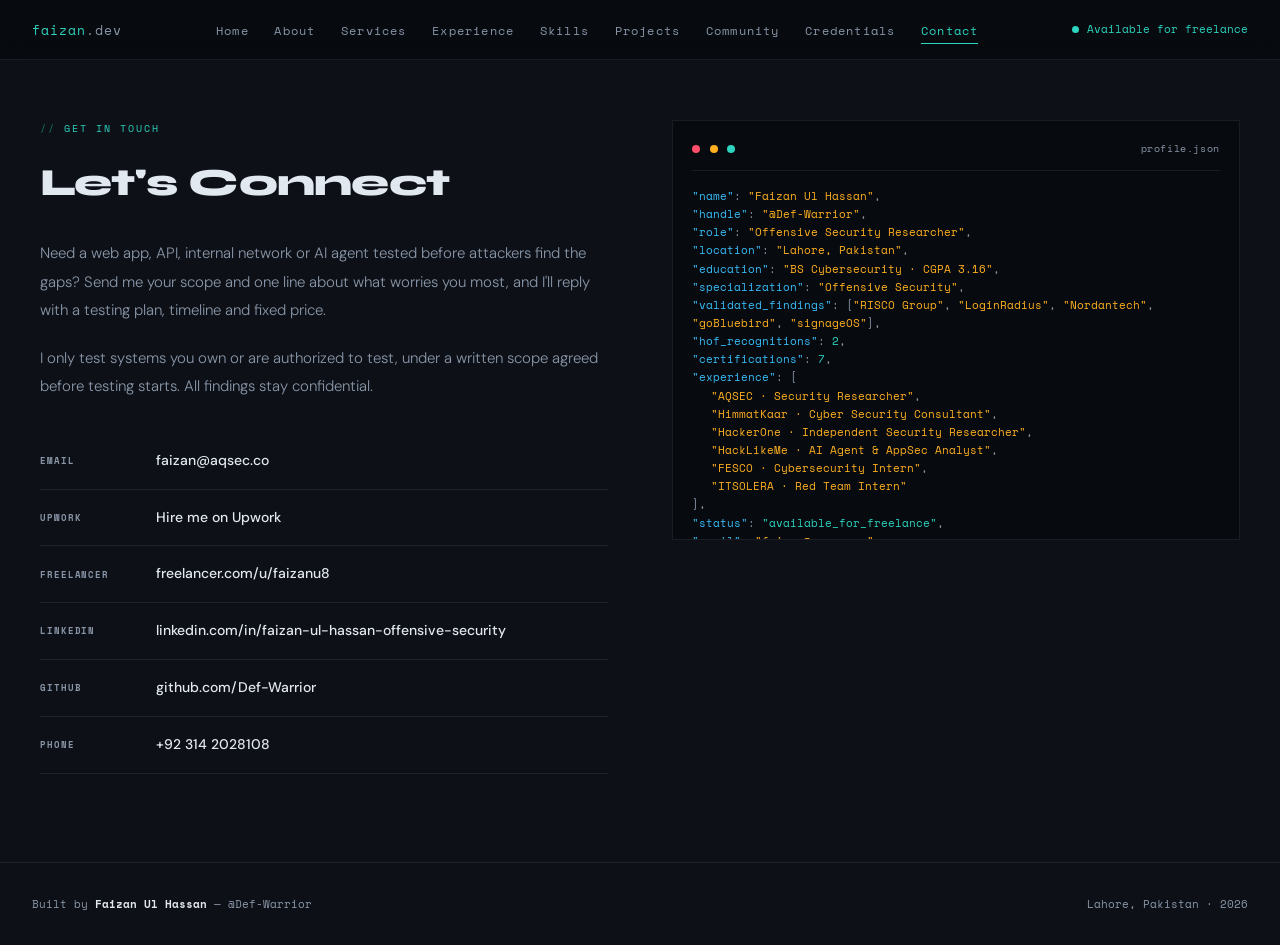
<file: contact.html>
<!DOCTYPE html>
<html lang="en">
<head>
<meta charset="UTF-8">
<meta name="viewport" content="width=device-width, initial-scale=1.0">
<title>Contact | Faizan Ul Hassan — Offensive Security Researcher</title>
<meta name="description" content="Contact Faizan Ul Hassan for web app, API, internal network or AI agent penetration testing and security consulting.">
<link rel="preconnect" href="https://fonts.googleapis.com">
<link href="https://fonts.googleapis.com/css2?family=Space+Mono:ital,wght@0,400;0,700;1,400&family=Syne:wght@400;600;700;800&family=DM+Sans:ital,opsz,wght@0,9..40,300;0,9..40,400;0,9..40,500;1,9..40,300&display=swap" rel="stylesheet">
<link rel="stylesheet" href="styles.css">
</head>
<body>

<!-- MOBILE MENU -->
<div class="mobile-menu" id="mobileMenu">
  <a href="index.html" onclick="closeMenu()">Home</a>
  <a href="about.html" onclick="closeMenu()">About</a>
  <a href="services.html" onclick="closeMenu()">Services</a>
  <a href="experience.html" onclick="closeMenu()">Experience</a>
  <a href="skills.html" onclick="closeMenu()">Skills</a>
  <a href="projects.html" onclick="closeMenu()">Projects</a>
  <a href="community.html" onclick="closeMenu()">Community</a>
  <a href="credentials.html" onclick="closeMenu()">Credentials</a>
  <a href="contact.html" onclick="closeMenu()" class="active">Contact</a>
  <span class="m-close">// tap anywhere to close</span>
</div>

<!-- NAV -->
<nav>
  <a href="index.html" class="nav-logo">faizan<span>.dev</span></a>
  <ul class="nav-links">
    <li><a href="index.html">Home</a></li>
    <li><a href="about.html">About</a></li>
    <li><a href="services.html">Services</a></li>
    <li><a href="experience.html">Experience</a></li>
    <li><a href="skills.html">Skills</a></li>
    <li><a href="projects.html">Projects</a></li>
    <li><a href="community.html">Community</a></li>
    <li><a href="credentials.html">Credentials</a></li>
    <li><a href="contact.html" class="active">Contact</a></li>
  </ul>
  <div class="nav-right">
    <div class="nav-status"><div class="pulse"></div> Available for freelance</div>
    <button class="hamburger" id="hamburger" aria-label="Menu">
      <span></span><span></span><span></span>
    </button>
  </div>
</nav>

<!-- CONTACT -->
<section id="contact" class="lead-section">
  <div class="section-inner">
    <div class="contact-grid">
      <div class="contact-intro reveal">
        <div class="section-tag">get in touch</div>
        <h2 class="section-title">Let's Connect</h2>
        <p>Need a web app, API, internal network or AI agent tested before attackers find the gaps? Send me your scope and one line about what worries you most, and I'll reply with a testing plan, timeline and fixed price.</p>
        <p>I only test systems you own or are authorized to test, under a written scope agreed before testing starts. All findings stay confidential.</p>
        <div class="contact-links">
          <a href="mailto:faizan@aqsec.co" class="contact-link">
            <span class="cl-label">Email</span>
            <span class="cl-val">faizan@aqsec.co</span>
            <span class="cl-arrow">→</span>
          </a>
          <a href="https://www.upwork.com/freelancers/~010355a526faf8e342" target="_blank" rel="noopener" class="contact-link">
            <span class="cl-label">Upwork</span>
            <span class="cl-val">Hire me on Upwork</span>
            <span class="cl-arrow">→</span>
          </a>
          <a href="https://www.freelancer.com/u/faizanu8" target="_blank" rel="noopener" class="contact-link">
            <span class="cl-label">Freelancer</span>
            <span class="cl-val">freelancer.com/u/faizanu8</span>
            <span class="cl-arrow">→</span>
          </a>
          <a href="https://www.linkedin.com/in/faizan-ul-hassan-offensive-security" target="_blank" rel="noopener" class="contact-link">
            <span class="cl-label">LinkedIn</span>
            <span class="cl-val">linkedin.com/in/faizan-ul-hassan-offensive-security</span>
            <span class="cl-arrow">→</span>
          </a>
          <a href="https://github.com/Def-Warrior" target="_blank" rel="noopener" class="contact-link">
            <span class="cl-label">GitHub</span>
            <span class="cl-val">github.com/Def-Warrior</span>
            <span class="cl-arrow">→</span>
          </a>
          <a href="tel:+923142028108" class="contact-link">
            <span class="cl-label">Phone</span>
            <span class="cl-val">+92 314 2028108</span>
            <span class="cl-arrow">→</span>
          </a>
        </div>
      </div>
      <div class="reveal">
        <div class="terminal-block">
          <div class="terminal-header">
            <div class="t-dot red"></div>
            <div class="t-dot amber"></div>
            <div class="t-dot accent"></div>
            <span class="terminal-title">profile.json</span>
          </div>
          <div class="t-line"><span class="t-key">"name"</span>: <span class="t-val">"Faizan Ul Hassan"</span>,</div>
          <div class="t-line"><span class="t-key">"handle"</span>: <span class="t-val">"@Def-Warrior"</span>,</div>
          <div class="t-line"><span class="t-key">"role"</span>: <span class="t-val">"Offensive Security Researcher"</span>,</div>
          <div class="t-line"><span class="t-key">"location"</span>: <span class="t-val">"Lahore, Pakistan"</span>,</div>
          <div class="t-line"><span class="t-key">"education"</span>: <span class="t-val">"BS Cybersecurity · CGPA 3.16"</span>,</div>
          <div class="t-line"><span class="t-key">"specialization"</span>: <span class="t-val">"Offensive Security"</span>,</div>
          <div class="t-line"><span class="t-key">"validated_findings"</span>: [<span class="t-val">"RISCO Group"</span>, <span class="t-val">"LoginRadius"</span>, <span class="t-val">"Nordantech"</span>, <span class="t-val">"goBluebird"</span>, <span class="t-val">"signageOS"</span>],</div>
          <div class="t-line"><span class="t-key">"hof_recognitions"</span>: <span class="t-accent">2</span>,</div>
          <div class="t-line"><span class="t-key">"certifications"</span>: <span class="t-accent">7</span>,</div>
          <div class="t-line"><span class="t-key">"experience"</span>: [</div>
          <div class="t-line" style="padding-left:1.2rem"><span class="t-val">"AQSEC · Security Researcher"</span>,</div>
          <div class="t-line" style="padding-left:1.2rem"><span class="t-val">"HimmatKaar · Cyber Security Consultant"</span>,</div>
          <div class="t-line" style="padding-left:1.2rem"><span class="t-val">"HackerOne · Independent Security Researcher"</span>,</div>
          <div class="t-line" style="padding-left:1.2rem"><span class="t-val">"HackLikeMe · AI Agent &amp; AppSec Analyst"</span>,</div>
          <div class="t-line" style="padding-left:1.2rem"><span class="t-val">"FESCO · Cybersecurity Intern"</span>,</div>
          <div class="t-line" style="padding-left:1.2rem"><span class="t-val">"ITSOLERA · Red Team Intern"</span></div>
          <div class="t-line">],</div>
          <div class="t-line"><span class="t-key">"status"</span>: <span class="t-accent">"available_for_freelance"</span>,</div>
          <div class="t-line"><span class="t-key">"email"</span>: <span class="t-val">"faizan@aqsec.co"</span></div>
        </div>
      </div>
    </div>
  </div>
</section>

<!-- FOOTER -->
<footer>
  <div class="footer-left">Built by <span>Faizan Ul Hassan</span> — @Def-Warrior</div>
  <div class="footer-right">Lahore, Pakistan · 2026</div>
</footer>

<script src="script.js"></script>
</body>
</html>
</file>
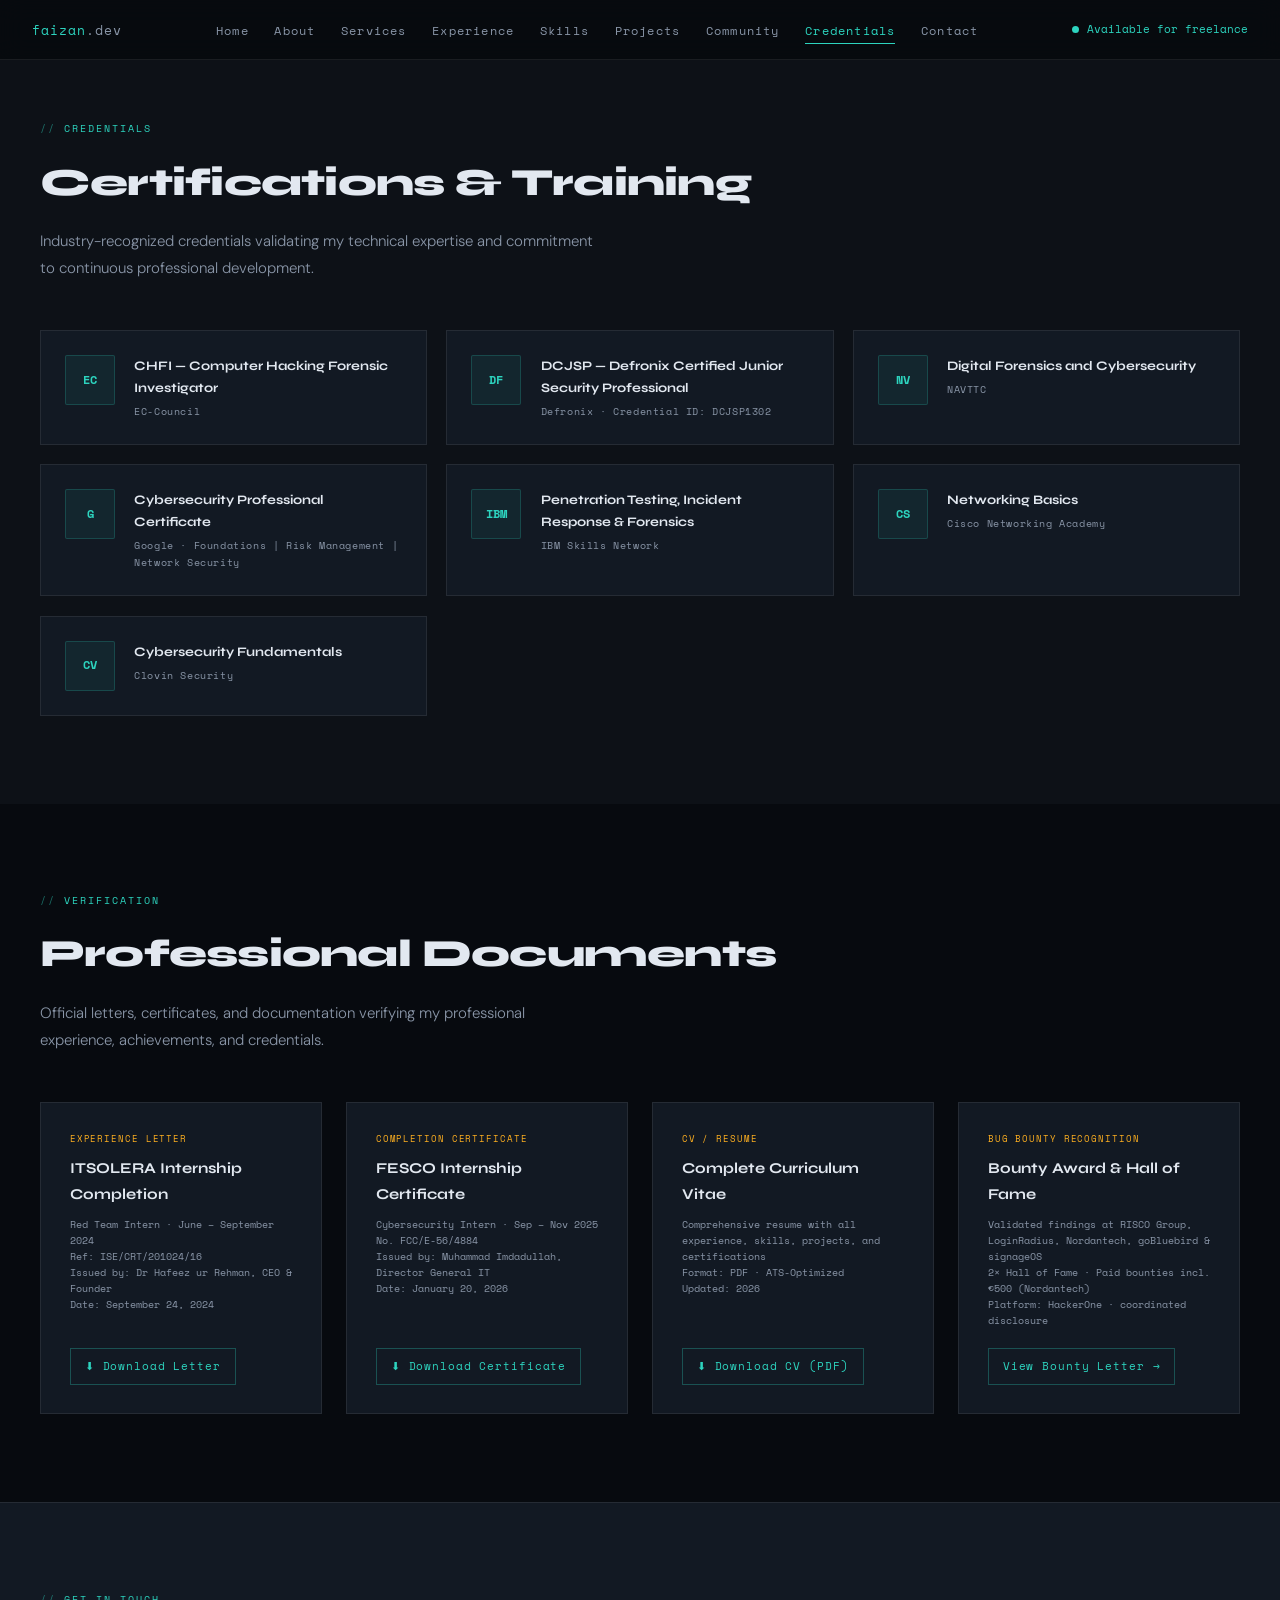
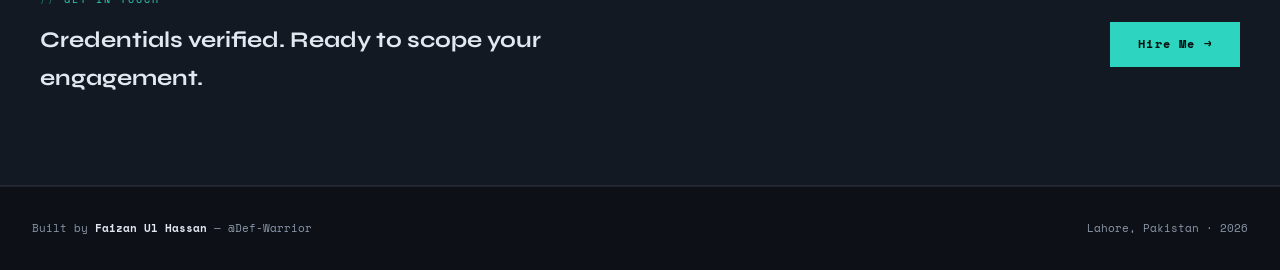
<file: credentials.html>
<!DOCTYPE html>
<html lang="en">
<head>
<meta charset="UTF-8">
<meta name="viewport" content="width=device-width, initial-scale=1.0">
<title>Credentials | Faizan Ul Hassan — Offensive Security Researcher</title>
<meta name="description" content="Certifications, training and verified professional documents for Faizan Ul Hassan, including CHFI, DCJSP, and HackerOne bounty recognition.">
<link rel="preconnect" href="https://fonts.googleapis.com">
<link href="https://fonts.googleapis.com/css2?family=Space+Mono:ital,wght@0,400;0,700;1,400&family=Syne:wght@400;600;700;800&family=DM+Sans:ital,opsz,wght@0,9..40,300;0,9..40,400;0,9..40,500;1,9..40,300&display=swap" rel="stylesheet">
<link rel="stylesheet" href="styles.css">
</head>
<body>

<!-- MOBILE MENU -->
<div class="mobile-menu" id="mobileMenu">
  <a href="index.html" onclick="closeMenu()">Home</a>
  <a href="about.html" onclick="closeMenu()">About</a>
  <a href="services.html" onclick="closeMenu()">Services</a>
  <a href="experience.html" onclick="closeMenu()">Experience</a>
  <a href="skills.html" onclick="closeMenu()">Skills</a>
  <a href="projects.html" onclick="closeMenu()">Projects</a>
  <a href="community.html" onclick="closeMenu()">Community</a>
  <a href="credentials.html" onclick="closeMenu()" class="active">Credentials</a>
  <a href="contact.html" onclick="closeMenu()">Contact</a>
  <span class="m-close">// tap anywhere to close</span>
</div>

<!-- NAV -->
<nav>
  <a href="index.html" class="nav-logo">faizan<span>.dev</span></a>
  <ul class="nav-links">
    <li><a href="index.html">Home</a></li>
    <li><a href="about.html">About</a></li>
    <li><a href="services.html">Services</a></li>
    <li><a href="experience.html">Experience</a></li>
    <li><a href="skills.html">Skills</a></li>
    <li><a href="projects.html">Projects</a></li>
    <li><a href="community.html">Community</a></li>
    <li><a href="credentials.html" class="active">Credentials</a></li>
    <li><a href="contact.html">Contact</a></li>
  </ul>
  <div class="nav-right">
    <div class="nav-status"><div class="pulse"></div> Available for freelance</div>
    <button class="hamburger" id="hamburger" aria-label="Menu">
      <span></span><span></span><span></span>
    </button>
  </div>
</nav>

<!-- CERTIFICATIONS -->
<section id="certs" class="lead-section">
  <div class="section-inner">
    <div class="section-tag reveal">credentials</div>
    <h2 class="section-title reveal">Certifications &amp; Training</h2>
    <p class="section-sub reveal">Industry-recognized credentials validating my technical expertise and commitment to continuous professional development.</p>
    <div class="certs-grid reveal-stagger">

      <div class="cert-card reveal">
        <div class="cert-icon">EC</div>
        <div class="cert-info">
          <div class="cert-name">CHFI — Computer Hacking Forensic Investigator</div>
          <div class="cert-issuer">EC-Council</div>
        </div>
      </div>

      <div class="cert-card reveal">
        <div class="cert-icon">DF</div>
        <div class="cert-info">
          <div class="cert-name">DCJSP — Defronix Certified Junior Security Professional</div>
          <div class="cert-issuer">Defronix · Credential ID: DCJSP1302</div>
        </div>
      </div>

      <div class="cert-card reveal">
        <div class="cert-icon">NV</div>
        <div class="cert-info">
          <div class="cert-name">Digital Forensics and Cybersecurity</div>
          <div class="cert-issuer">NAVTTC</div>
        </div>
      </div>

      <div class="cert-card reveal">
        <div class="cert-icon">G</div>
        <div class="cert-info">
          <div class="cert-name">Cybersecurity Professional Certificate</div>
          <div class="cert-issuer">Google · Foundations | Risk Management | Network Security</div>
        </div>
      </div>

      <div class="cert-card reveal">
        <div class="cert-icon">IBM</div>
        <div class="cert-info">
          <div class="cert-name">Penetration Testing, Incident Response &amp; Forensics</div>
          <div class="cert-issuer">IBM Skills Network</div>
        </div>
      </div>

      <div class="cert-card reveal">
        <div class="cert-icon">CS</div>
        <div class="cert-info">
          <div class="cert-name">Networking Basics</div>
          <div class="cert-issuer">Cisco Networking Academy</div>
        </div>
      </div>

      <div class="cert-card reveal">
        <div class="cert-icon">CV</div>
        <div class="cert-info">
          <div class="cert-name">Cybersecurity Fundamentals</div>
          <div class="cert-issuer">Clovin Security</div>
        </div>
      </div>

    </div>
  </div>
</section>

<!-- PROFESSIONAL DOCUMENTS -->
<section id="documents">
  <div class="section-inner">
    <div class="section-tag reveal">verification</div>
    <h2 class="section-title reveal">Professional Documents</h2>
    <p class="section-sub reveal">Official letters, certificates, and documentation verifying my professional experience, achievements, and credentials.</p>
    <div class="docs-grid reveal-stagger">

      <div class="doc-card reveal">
        <div class="doc-type">Experience Letter</div>
        <div class="doc-title">ITSOLERA Internship Completion</div>
        <div class="doc-meta">
          <div>Red Team Intern · June – September 2024</div>
          <div>Ref: ISE/CRT/201024/16</div>
          <div>Issued by: Dr Hafeez ur Rehman, CEO &amp; Founder</div>
          <div>Date: September 24, 2024</div>
        </div>
        <a href="ITSOLERA_Completion_Letter.pdf" class="doc-link" download>⬇ Download Letter</a>
      </div>

      <div class="doc-card reveal">
        <div class="doc-type">Completion Certificate</div>
        <div class="doc-title">FESCO Internship Certificate</div>
        <div class="doc-meta">
          <div>Cybersecurity Intern · Sep – Nov 2025</div>
          <div>No. FCC/E-56/4884</div>
          <div>Issued by: Muhammad Imdadullah, Director General IT</div>
          <div>Date: January 20, 2026</div>
        </div>
        <a href="FESCO_Completion_Certificate.pdf" class="doc-link" download>⬇ Download Certificate</a>
      </div>

      <div class="doc-card reveal">
        <div class="doc-type">CV / Resume</div>
        <div class="doc-title">Complete Curriculum Vitae</div>
        <div class="doc-meta">
          <div>Comprehensive resume with all experience, skills, projects, and certifications</div>
          <div>Format: PDF · ATS-Optimized</div>
          <div>Updated: 2026</div>
        </div>
        <a href="Faizan-Ul-Hassan_CV.pdf" class="doc-link" download>⬇ Download CV (PDF)</a>
      </div>

      <div class="doc-card reveal">
        <div class="doc-type">Bug Bounty Recognition</div>
        <div class="doc-title">Bounty Award &amp; Hall of Fame</div>
        <div class="doc-meta">
          <div>Validated findings at RISCO Group, LoginRadius, Nordantech, goBluebird &amp; signageOS</div>
          <div>2× Hall of Fame · Paid bounties incl. €500 (Nordantech)</div>
          <div>Platform: HackerOne · coordinated disclosure</div>
        </div>
        <a href="HACKERONE.pdf" class="doc-link" target="_blank" rel="noopener">View Bounty Letter →</a>
      </div>

    </div>
  </div>
</section>

<!-- PAGE CTA -->
<section class="page-cta">
  <div class="section-inner page-cta-inner reveal">
    <div>
      <div class="section-tag">get in touch</div>
      <h2 class="cta-title">Credentials verified. Ready to scope your engagement.</h2>
    </div>
    <a href="contact.html" class="btn-primary">Hire Me →</a>
  </div>
</section>

<!-- FOOTER -->
<footer>
  <div class="footer-left">Built by <span>Faizan Ul Hassan</span> — @Def-Warrior</div>
  <div class="footer-right">Lahore, Pakistan · 2026</div>
</footer>

<script src="script.js"></script>
</body>
</html>
</file>
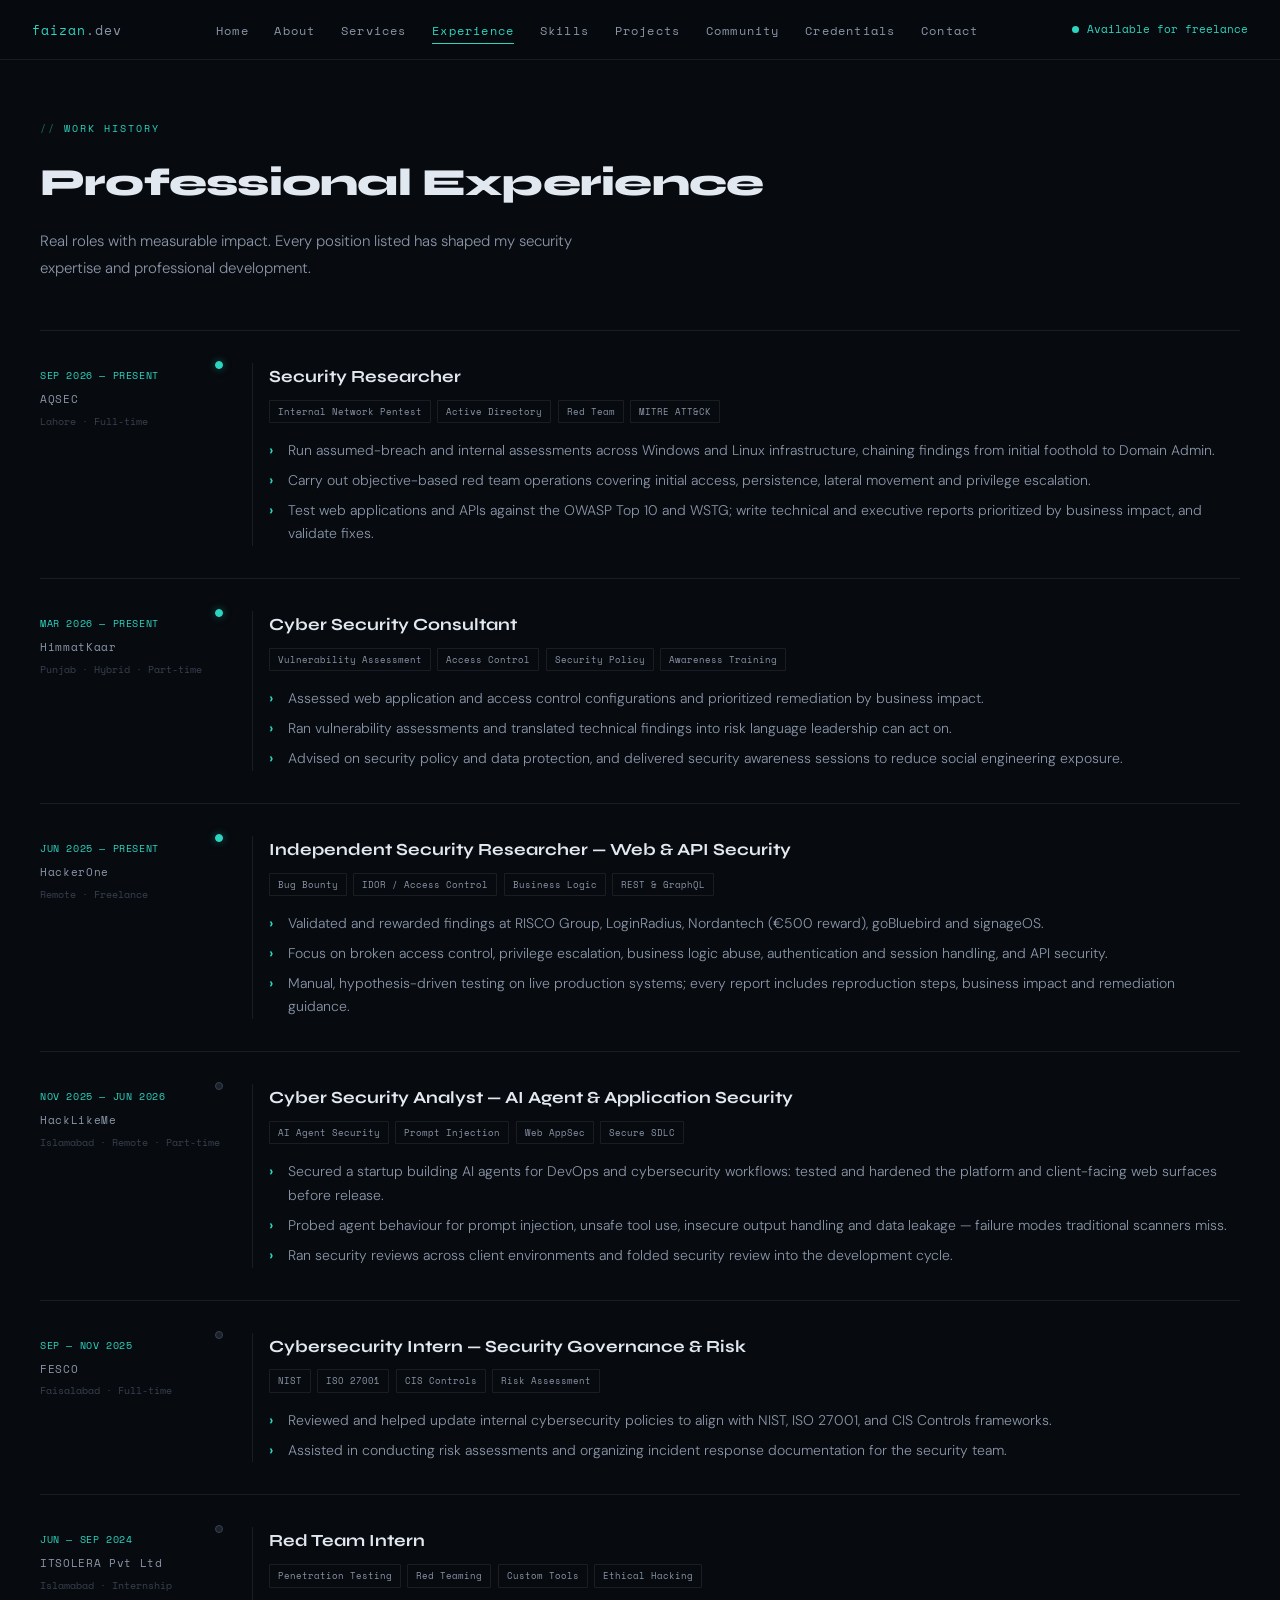
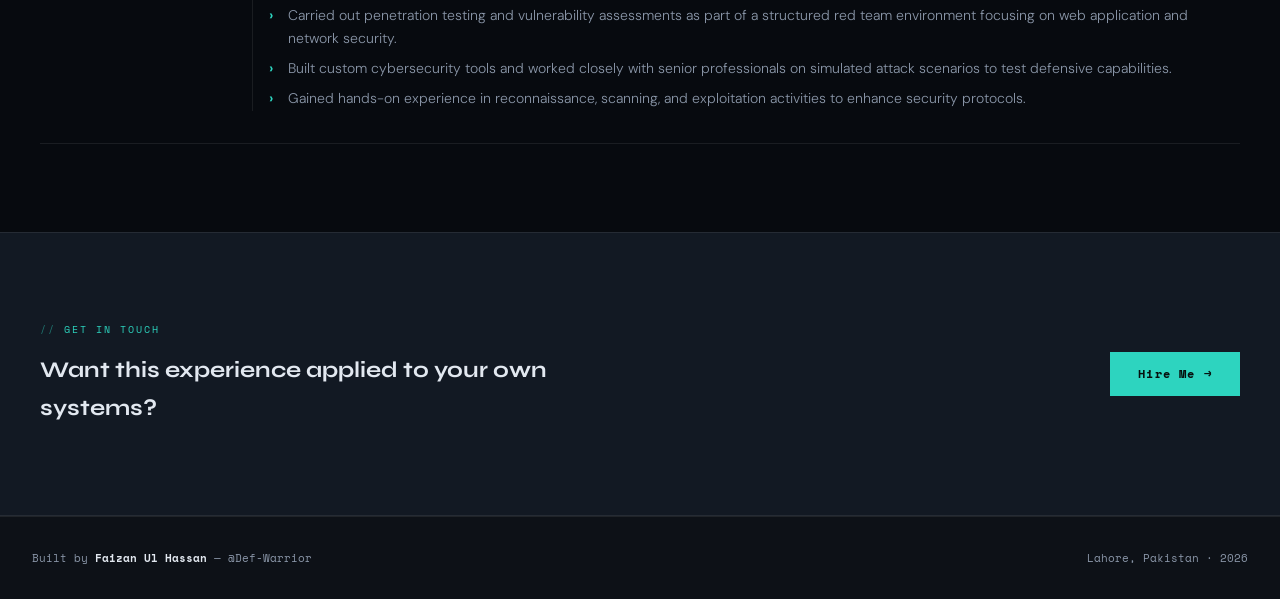
<file: experience.html>
<!DOCTYPE html>
<html lang="en">
<head>
<meta charset="UTF-8">
<meta name="viewport" content="width=device-width, initial-scale=1.0">
<title>Experience | Faizan Ul Hassan — Offensive Security Researcher</title>
<meta name="description" content="Professional experience of Faizan Ul Hassan across AQSEC, HimmatKaar, HackerOne, HackLikeMe, FESCO and ITSOLERA.">
<link rel="preconnect" href="https://fonts.googleapis.com">
<link href="https://fonts.googleapis.com/css2?family=Space+Mono:ital,wght@0,400;0,700;1,400&family=Syne:wght@400;600;700;800&family=DM+Sans:ital,opsz,wght@0,9..40,300;0,9..40,400;0,9..40,500;1,9..40,300&display=swap" rel="stylesheet">
<link rel="stylesheet" href="styles.css">
</head>
<body>

<!-- MOBILE MENU -->
<div class="mobile-menu" id="mobileMenu">
  <a href="index.html" onclick="closeMenu()">Home</a>
  <a href="about.html" onclick="closeMenu()">About</a>
  <a href="services.html" onclick="closeMenu()">Services</a>
  <a href="experience.html" onclick="closeMenu()" class="active">Experience</a>
  <a href="skills.html" onclick="closeMenu()">Skills</a>
  <a href="projects.html" onclick="closeMenu()">Projects</a>
  <a href="community.html" onclick="closeMenu()">Community</a>
  <a href="credentials.html" onclick="closeMenu()">Credentials</a>
  <a href="contact.html" onclick="closeMenu()">Contact</a>
  <span class="m-close">// tap anywhere to close</span>
</div>

<!-- NAV -->
<nav>
  <a href="index.html" class="nav-logo">faizan<span>.dev</span></a>
  <ul class="nav-links">
    <li><a href="index.html">Home</a></li>
    <li><a href="about.html">About</a></li>
    <li><a href="services.html">Services</a></li>
    <li><a href="experience.html" class="active">Experience</a></li>
    <li><a href="skills.html">Skills</a></li>
    <li><a href="projects.html">Projects</a></li>
    <li><a href="community.html">Community</a></li>
    <li><a href="credentials.html">Credentials</a></li>
    <li><a href="contact.html">Contact</a></li>
  </ul>
  <div class="nav-right">
    <div class="nav-status"><div class="pulse"></div> Available for freelance</div>
    <button class="hamburger" id="hamburger" aria-label="Menu">
      <span></span><span></span><span></span>
    </button>
  </div>
</nav>

<!-- EXPERIENCE -->
<section id="experience" class="lead-section">
  <div class="section-inner">
    <div class="section-tag reveal">work history</div>
    <h2 class="section-title reveal">Professional Experience</h2>
    <p class="section-sub reveal">Real roles with measurable impact. Every position listed has shaped my security expertise and professional development.</p>
    <div class="exp-list">

      <div class="exp-item current reveal">
        <div class="exp-meta">
          <div class="exp-period">SEP 2026 — PRESENT</div>
          <div class="exp-company">AQSEC</div>
          <div class="exp-loc">Lahore · Full-time</div>
        </div>
        <div class="exp-dot"></div>
        <div class="exp-content">
          <div class="exp-role">Security Researcher</div>
          <div class="exp-tags">
            <span class="exp-tag">Internal Network Pentest</span>
            <span class="exp-tag">Active Directory</span>
            <span class="exp-tag">Red Team</span>
            <span class="exp-tag">MITRE ATT&amp;CK</span>
          </div>
          <ul class="exp-desc">
            <li>Run assumed-breach and internal assessments across Windows and Linux infrastructure, chaining findings from initial foothold to Domain Admin.</li>
            <li>Carry out objective-based red team operations covering initial access, persistence, lateral movement and privilege escalation.</li>
            <li>Test web applications and APIs against the OWASP Top 10 and WSTG; write technical and executive reports prioritized by business impact, and validate fixes.</li>
          </ul>
        </div>
      </div>

      <div class="exp-item current reveal">
        <div class="exp-meta">
          <div class="exp-period">MAR 2026 — PRESENT</div>
          <div class="exp-company">HimmatKaar</div>
          <div class="exp-loc">Punjab · Hybrid · Part-time</div>
        </div>
        <div class="exp-dot"></div>
        <div class="exp-content">
          <div class="exp-role">Cyber Security Consultant</div>
          <div class="exp-tags">
            <span class="exp-tag">Vulnerability Assessment</span>
            <span class="exp-tag">Access Control</span>
            <span class="exp-tag">Security Policy</span>
            <span class="exp-tag">Awareness Training</span>
          </div>
          <ul class="exp-desc">
            <li>Assessed web application and access control configurations and prioritized remediation by business impact.</li>
            <li>Ran vulnerability assessments and translated technical findings into risk language leadership can act on.</li>
            <li>Advised on security policy and data protection, and delivered security awareness sessions to reduce social engineering exposure.</li>
          </ul>
        </div>
      </div>

      <div class="exp-item current reveal">
        <div class="exp-meta">
          <div class="exp-period">JUN 2025 — PRESENT</div>
          <div class="exp-company">HackerOne</div>
          <div class="exp-loc">Remote · Freelance</div>
        </div>
        <div class="exp-dot"></div>
        <div class="exp-content">
          <div class="exp-role">Independent Security Researcher — Web &amp; API Security</div>
          <div class="exp-tags">
            <span class="exp-tag">Bug Bounty</span>
            <span class="exp-tag">IDOR / Access Control</span>
            <span class="exp-tag">Business Logic</span>
            <span class="exp-tag">REST &amp; GraphQL</span>
          </div>
          <ul class="exp-desc">
            <li>Validated and rewarded findings at RISCO Group, LoginRadius, Nordantech (€500 reward), goBluebird and signageOS.</li>
            <li>Focus on broken access control, privilege escalation, business logic abuse, authentication and session handling, and API security.</li>
            <li>Manual, hypothesis-driven testing on live production systems; every report includes reproduction steps, business impact and remediation guidance.</li>
          </ul>
        </div>
      </div>

      <div class="exp-item reveal">
        <div class="exp-meta">
          <div class="exp-period">NOV 2025 — JUN 2026</div>
          <div class="exp-company">HackLikeMe</div>
          <div class="exp-loc">Islamabad · Remote · Part-time</div>
        </div>
        <div class="exp-dot"></div>
        <div class="exp-content">
          <div class="exp-role">Cyber Security Analyst — AI Agent &amp; Application Security</div>
          <div class="exp-tags">
            <span class="exp-tag">AI Agent Security</span>
            <span class="exp-tag">Prompt Injection</span>
            <span class="exp-tag">Web AppSec</span>
            <span class="exp-tag">Secure SDLC</span>
          </div>
          <ul class="exp-desc">
            <li>Secured a startup building AI agents for DevOps and cybersecurity workflows: tested and hardened the platform and client-facing web surfaces before release.</li>
            <li>Probed agent behaviour for prompt injection, unsafe tool use, insecure output handling and data leakage — failure modes traditional scanners miss.</li>
            <li>Ran security reviews across client environments and folded security review into the development cycle.</li>
          </ul>
        </div>
      </div>

      <div class="exp-item reveal">
        <div class="exp-meta">
          <div class="exp-period">SEP — NOV 2025</div>
          <div class="exp-company">FESCO</div>
          <div class="exp-loc">Faisalabad · Full-time</div>
        </div>
        <div class="exp-dot"></div>
        <div class="exp-content">
          <div class="exp-role">Cybersecurity Intern — Security Governance &amp; Risk</div>
          <div class="exp-tags">
            <span class="exp-tag">NIST</span>
            <span class="exp-tag">ISO 27001</span>
            <span class="exp-tag">CIS Controls</span>
            <span class="exp-tag">Risk Assessment</span>
          </div>
          <ul class="exp-desc">
            <li>Reviewed and helped update internal cybersecurity policies to align with NIST, ISO 27001, and CIS Controls frameworks.</li>
            <li>Assisted in conducting risk assessments and organizing incident response documentation for the security team.</li>
          </ul>
        </div>
      </div>

      <div class="exp-item reveal">
        <div class="exp-meta">
          <div class="exp-period">JUN — SEP 2024</div>
          <div class="exp-company">ITSOLERA Pvt Ltd</div>
          <div class="exp-loc">Islamabad · Internship</div>
        </div>
        <div class="exp-dot"></div>
        <div class="exp-content">
          <div class="exp-role">Red Team Intern</div>
          <div class="exp-tags">
            <span class="exp-tag">Penetration Testing</span>
            <span class="exp-tag">Red Teaming</span>
            <span class="exp-tag">Custom Tools</span>
            <span class="exp-tag">Ethical Hacking</span>
          </div>
          <ul class="exp-desc">
            <li>Carried out penetration testing and vulnerability assessments as part of a structured red team environment focusing on web application and network security.</li>
            <li>Built custom cybersecurity tools and worked closely with senior professionals on simulated attack scenarios to test defensive capabilities.</li>
            <li>Gained hands-on experience in reconnaissance, scanning, and exploitation activities to enhance security protocols.</li>
          </ul>
        </div>
      </div>

    </div>
  </div>
</section>

<!-- PAGE CTA -->
<section class="page-cta">
  <div class="section-inner page-cta-inner reveal">
    <div>
      <div class="section-tag">get in touch</div>
      <h2 class="cta-title">Want this experience applied to your own systems?</h2>
    </div>
    <a href="contact.html" class="btn-primary">Hire Me →</a>
  </div>
</section>

<!-- FOOTER -->
<footer>
  <div class="footer-left">Built by <span>Faizan Ul Hassan</span> — @Def-Warrior</div>
  <div class="footer-right">Lahore, Pakistan · 2026</div>
</footer>

<script src="script.js"></script>
</body>
</html>
</file>
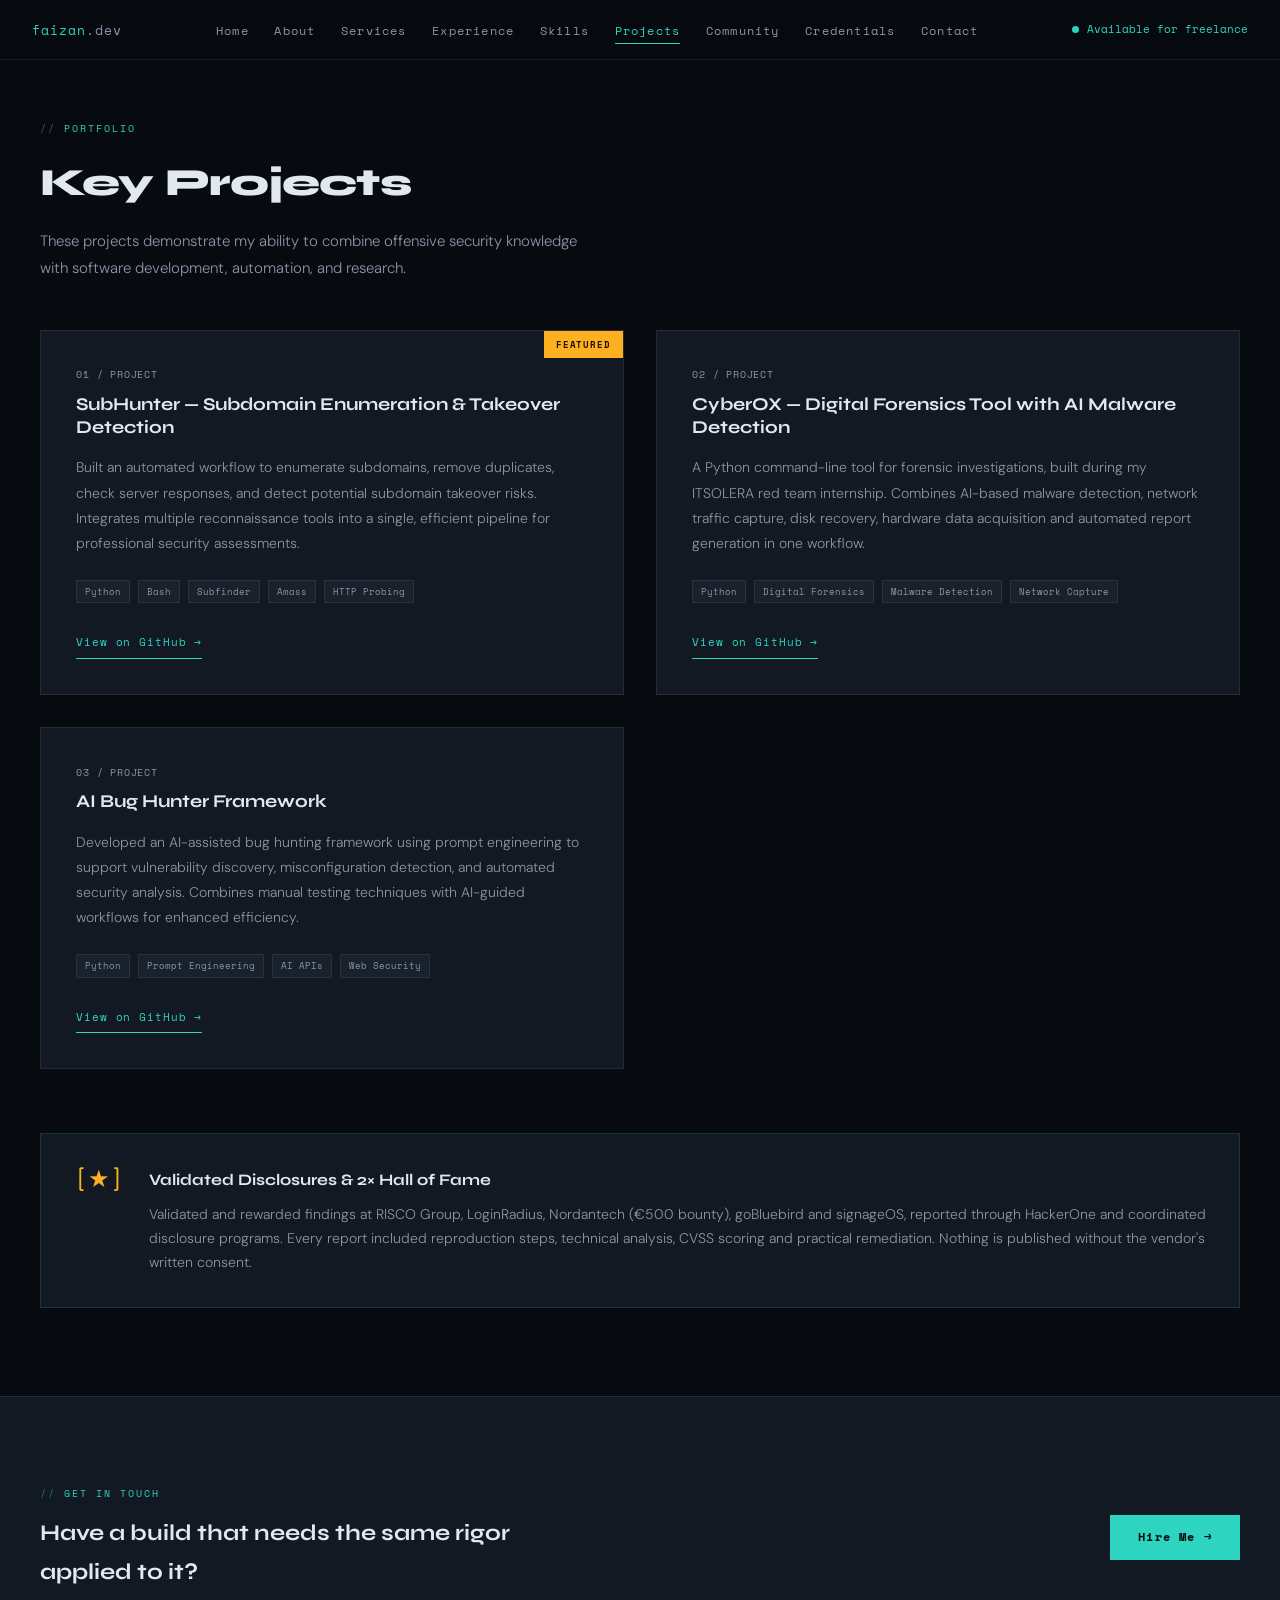
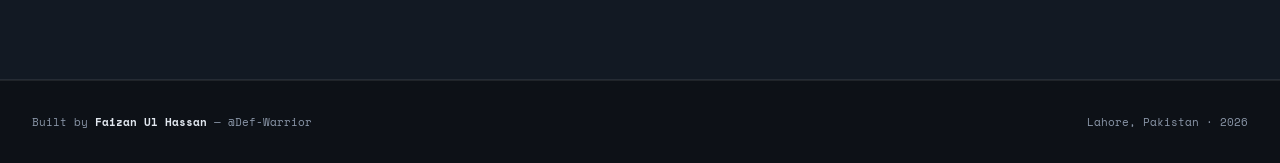
<file: projects.html>
<!DOCTYPE html>
<html lang="en">
<head>
<meta charset="UTF-8">
<meta name="viewport" content="width=device-width, initial-scale=1.0">
<title>Projects | Faizan Ul Hassan — Offensive Security Researcher</title>
<meta name="description" content="Key security projects by Faizan Ul Hassan, including SubHunter, CyberOX digital forensics tool, and an AI Bug Hunter framework.">
<link rel="preconnect" href="https://fonts.googleapis.com">
<link href="https://fonts.googleapis.com/css2?family=Space+Mono:ital,wght@0,400;0,700;1,400&family=Syne:wght@400;600;700;800&family=DM+Sans:ital,opsz,wght@0,9..40,300;0,9..40,400;0,9..40,500;1,9..40,300&display=swap" rel="stylesheet">
<link rel="stylesheet" href="styles.css">
</head>
<body>

<!-- MOBILE MENU -->
<div class="mobile-menu" id="mobileMenu">
  <a href="index.html" onclick="closeMenu()">Home</a>
  <a href="about.html" onclick="closeMenu()">About</a>
  <a href="services.html" onclick="closeMenu()">Services</a>
  <a href="experience.html" onclick="closeMenu()">Experience</a>
  <a href="skills.html" onclick="closeMenu()">Skills</a>
  <a href="projects.html" onclick="closeMenu()" class="active">Projects</a>
  <a href="community.html" onclick="closeMenu()">Community</a>
  <a href="credentials.html" onclick="closeMenu()">Credentials</a>
  <a href="contact.html" onclick="closeMenu()">Contact</a>
  <span class="m-close">// tap anywhere to close</span>
</div>

<!-- NAV -->
<nav>
  <a href="index.html" class="nav-logo">faizan<span>.dev</span></a>
  <ul class="nav-links">
    <li><a href="index.html">Home</a></li>
    <li><a href="about.html">About</a></li>
    <li><a href="services.html">Services</a></li>
    <li><a href="experience.html">Experience</a></li>
    <li><a href="skills.html">Skills</a></li>
    <li><a href="projects.html" class="active">Projects</a></li>
    <li><a href="community.html">Community</a></li>
    <li><a href="credentials.html">Credentials</a></li>
    <li><a href="contact.html">Contact</a></li>
  </ul>
  <div class="nav-right">
    <div class="nav-status"><div class="pulse"></div> Available for freelance</div>
    <button class="hamburger" id="hamburger" aria-label="Menu">
      <span></span><span></span><span></span>
    </button>
  </div>
</nav>

<!-- PROJECTS -->
<section id="projects" class="lead-section">
  <div class="section-inner">
    <div class="section-tag reveal">portfolio</div>
    <h2 class="section-title reveal">Key Projects</h2>
    <p class="section-sub reveal">These projects demonstrate my ability to combine offensive security knowledge with software development, automation, and research.</p>
    <div class="project-grid reveal-stagger">

      <div class="project-card reveal">
        <div class="featured-badge">FEATURED</div>
        <div class="project-num">01 / PROJECT</div>
        <div class="project-title">SubHunter — Subdomain Enumeration &amp; Takeover Detection</div>
        <p class="project-desc">Built an automated workflow to enumerate subdomains, remove duplicates, check server responses, and detect potential subdomain takeover risks. Integrates multiple reconnaissance tools into a single, efficient pipeline for professional security assessments.</p>
        <div class="project-tech">
          <span>Python</span><span>Bash</span><span>Subfinder</span><span>Amass</span><span>HTTP Probing</span>
        </div>
        <a href="https://github.com/Def-Warrior" class="project-link" target="_blank" rel="noopener">View on GitHub →</a>
      </div>

      <div class="project-card reveal">
        <div class="project-num">02 / PROJECT</div>
        <div class="project-title">CyberOX — Digital Forensics Tool with AI Malware Detection</div>
        <p class="project-desc">A Python command-line tool for forensic investigations, built during my ITSOLERA red team internship. Combines AI-based malware detection, network traffic capture, disk recovery, hardware data acquisition and automated report generation in one workflow.</p>
        <div class="project-tech">
          <span>Python</span><span>Digital Forensics</span><span>Malware Detection</span><span>Network Capture</span>
        </div>
        <a href="https://github.com/Def-Warrior" class="project-link" target="_blank" rel="noopener">View on GitHub →</a>
      </div>

      <div class="project-card reveal">
        <div class="project-num">03 / PROJECT</div>
        <div class="project-title">AI Bug Hunter Framework</div>
        <p class="project-desc">Developed an AI-assisted bug hunting framework using prompt engineering to support vulnerability discovery, misconfiguration detection, and automated security analysis. Combines manual testing techniques with AI-guided workflows for enhanced efficiency.</p>
        <div class="project-tech">
          <span>Python</span><span>Prompt Engineering</span><span>AI APIs</span><span>Web Security</span>
        </div>
        <a href="https://github.com/Def-Warrior" class="project-link" target="_blank" rel="noopener">View on GitHub →</a>
      </div>

    </div>

    <div class="hof-banner reveal">
      <div class="hof-icon">[★]</div>
      <div class="hof-text">
        <h3>Validated Disclosures &amp; 2× Hall of Fame</h3>
        <p>Validated and rewarded findings at RISCO Group, LoginRadius, Nordantech (€500 bounty), goBluebird and signageOS, reported through HackerOne and coordinated disclosure programs. Every report included reproduction steps, technical analysis, CVSS scoring and practical remediation. Nothing is published without the vendor's written consent.</p>
      </div>
    </div>
  </div>
</section>

<!-- PAGE CTA -->
<section class="page-cta">
  <div class="section-inner page-cta-inner reveal">
    <div>
      <div class="section-tag">get in touch</div>
      <h2 class="cta-title">Have a build that needs the same rigor applied to it?</h2>
    </div>
    <a href="contact.html" class="btn-primary">Hire Me →</a>
  </div>
</section>

<!-- FOOTER -->
<footer>
  <div class="footer-left">Built by <span>Faizan Ul Hassan</span> — @Def-Warrior</div>
  <div class="footer-right">Lahore, Pakistan · 2026</div>
</footer>

<script src="script.js"></script>
</body>
</html>
</file>
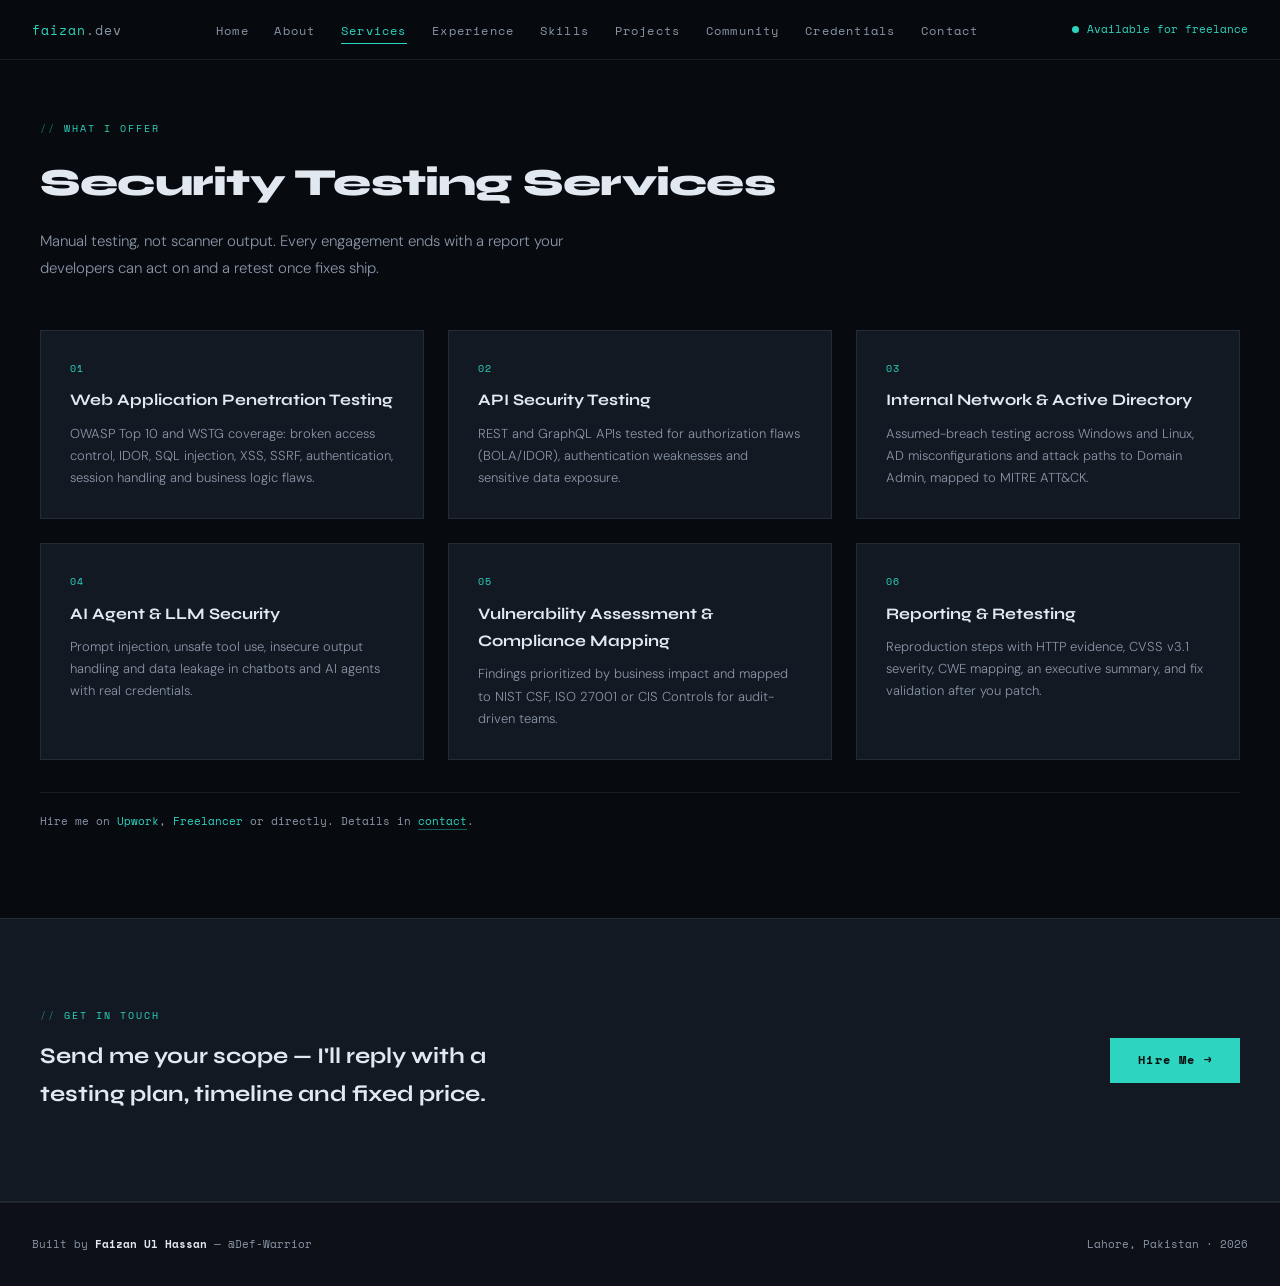
<file: services.html>
<!DOCTYPE html>
<html lang="en">
<head>
<meta charset="UTF-8">
<meta name="viewport" content="width=device-width, initial-scale=1.0">
<title>Services | Faizan Ul Hassan — Offensive Security Researcher</title>
<meta name="description" content="Security testing services from Faizan Ul Hassan: web app, API, Active Directory, AI agent penetration testing, vulnerability assessment and reporting.">
<link rel="preconnect" href="https://fonts.googleapis.com">
<link href="https://fonts.googleapis.com/css2?family=Space+Mono:ital,wght@0,400;0,700;1,400&family=Syne:wght@400;600;700;800&family=DM+Sans:ital,opsz,wght@0,9..40,300;0,9..40,400;0,9..40,500;1,9..40,300&display=swap" rel="stylesheet">
<link rel="stylesheet" href="styles.css">
</head>
<body>

<!-- MOBILE MENU -->
<div class="mobile-menu" id="mobileMenu">
  <a href="index.html" onclick="closeMenu()">Home</a>
  <a href="about.html" onclick="closeMenu()">About</a>
  <a href="services.html" onclick="closeMenu()" class="active">Services</a>
  <a href="experience.html" onclick="closeMenu()">Experience</a>
  <a href="skills.html" onclick="closeMenu()">Skills</a>
  <a href="projects.html" onclick="closeMenu()">Projects</a>
  <a href="community.html" onclick="closeMenu()">Community</a>
  <a href="credentials.html" onclick="closeMenu()">Credentials</a>
  <a href="contact.html" onclick="closeMenu()">Contact</a>
  <span class="m-close">// tap anywhere to close</span>
</div>

<!-- NAV -->
<nav>
  <a href="index.html" class="nav-logo">faizan<span>.dev</span></a>
  <ul class="nav-links">
    <li><a href="index.html">Home</a></li>
    <li><a href="about.html">About</a></li>
    <li><a href="services.html" class="active">Services</a></li>
    <li><a href="experience.html">Experience</a></li>
    <li><a href="skills.html">Skills</a></li>
    <li><a href="projects.html">Projects</a></li>
    <li><a href="community.html">Community</a></li>
    <li><a href="credentials.html">Credentials</a></li>
    <li><a href="contact.html">Contact</a></li>
  </ul>
  <div class="nav-right">
    <div class="nav-status"><div class="pulse"></div> Available for freelance</div>
    <button class="hamburger" id="hamburger" aria-label="Menu">
      <span></span><span></span><span></span>
    </button>
  </div>
</nav>

<!-- SERVICES -->
<section id="services" class="lead-section">
  <div class="section-inner">
    <div class="section-tag reveal">what I offer</div>
    <h2 class="section-title reveal">Security Testing Services</h2>
    <p class="section-sub reveal">Manual testing, not scanner output. Every engagement ends with a report your developers can act on and a retest once fixes ship.</p>
    <div class="services-grid reveal-stagger">
      <div class="service-card reveal">
        <div class="service-num">01</div>
        <div class="service-title">Web Application Penetration Testing</div>
        <p class="service-desc">OWASP Top 10 and WSTG coverage: broken access control, IDOR, SQL injection, XSS, SSRF, authentication, session handling and business logic flaws.</p>
      </div>
      <div class="service-card reveal">
        <div class="service-num">02</div>
        <div class="service-title">API Security Testing</div>
        <p class="service-desc">REST and GraphQL APIs tested for authorization flaws (BOLA/IDOR), authentication weaknesses and sensitive data exposure.</p>
      </div>
      <div class="service-card reveal">
        <div class="service-num">03</div>
        <div class="service-title">Internal Network &amp; Active Directory</div>
        <p class="service-desc">Assumed-breach testing across Windows and Linux, AD misconfigurations and attack paths to Domain Admin, mapped to MITRE ATT&amp;CK.</p>
      </div>
      <div class="service-card reveal">
        <div class="service-num">04</div>
        <div class="service-title">AI Agent &amp; LLM Security</div>
        <p class="service-desc">Prompt injection, unsafe tool use, insecure output handling and data leakage in chatbots and AI agents with real credentials.</p>
      </div>
      <div class="service-card reveal">
        <div class="service-num">05</div>
        <div class="service-title">Vulnerability Assessment &amp; Compliance Mapping</div>
        <p class="service-desc">Findings prioritized by business impact and mapped to NIST CSF, ISO 27001 or CIS Controls for audit-driven teams.</p>
      </div>
      <div class="service-card reveal">
        <div class="service-num">06</div>
        <div class="service-title">Reporting &amp; Retesting</div>
        <p class="service-desc">Reproduction steps with HTTP evidence, CVSS v3.1 severity, CWE mapping, an executive summary, and fix validation after you patch.</p>
      </div>
    </div>
    <div class="services-note">Hire me on <span>Upwork</span>, <span>Freelancer</span> or directly. Details in <a href="contact.html">contact</a>.</div>
  </div>
</section>

<!-- PAGE CTA -->
<section class="page-cta">
  <div class="section-inner page-cta-inner reveal">
    <div>
      <div class="section-tag">get in touch</div>
      <h2 class="cta-title">Send me your scope — I'll reply with a testing plan, timeline and fixed price.</h2>
    </div>
    <a href="contact.html" class="btn-primary">Hire Me →</a>
  </div>
</section>

<!-- FOOTER -->
<footer>
  <div class="footer-left">Built by <span>Faizan Ul Hassan</span> — @Def-Warrior</div>
  <div class="footer-right">Lahore, Pakistan · 2026</div>
</footer>

<script src="script.js"></script>
</body>
</html>
</file>
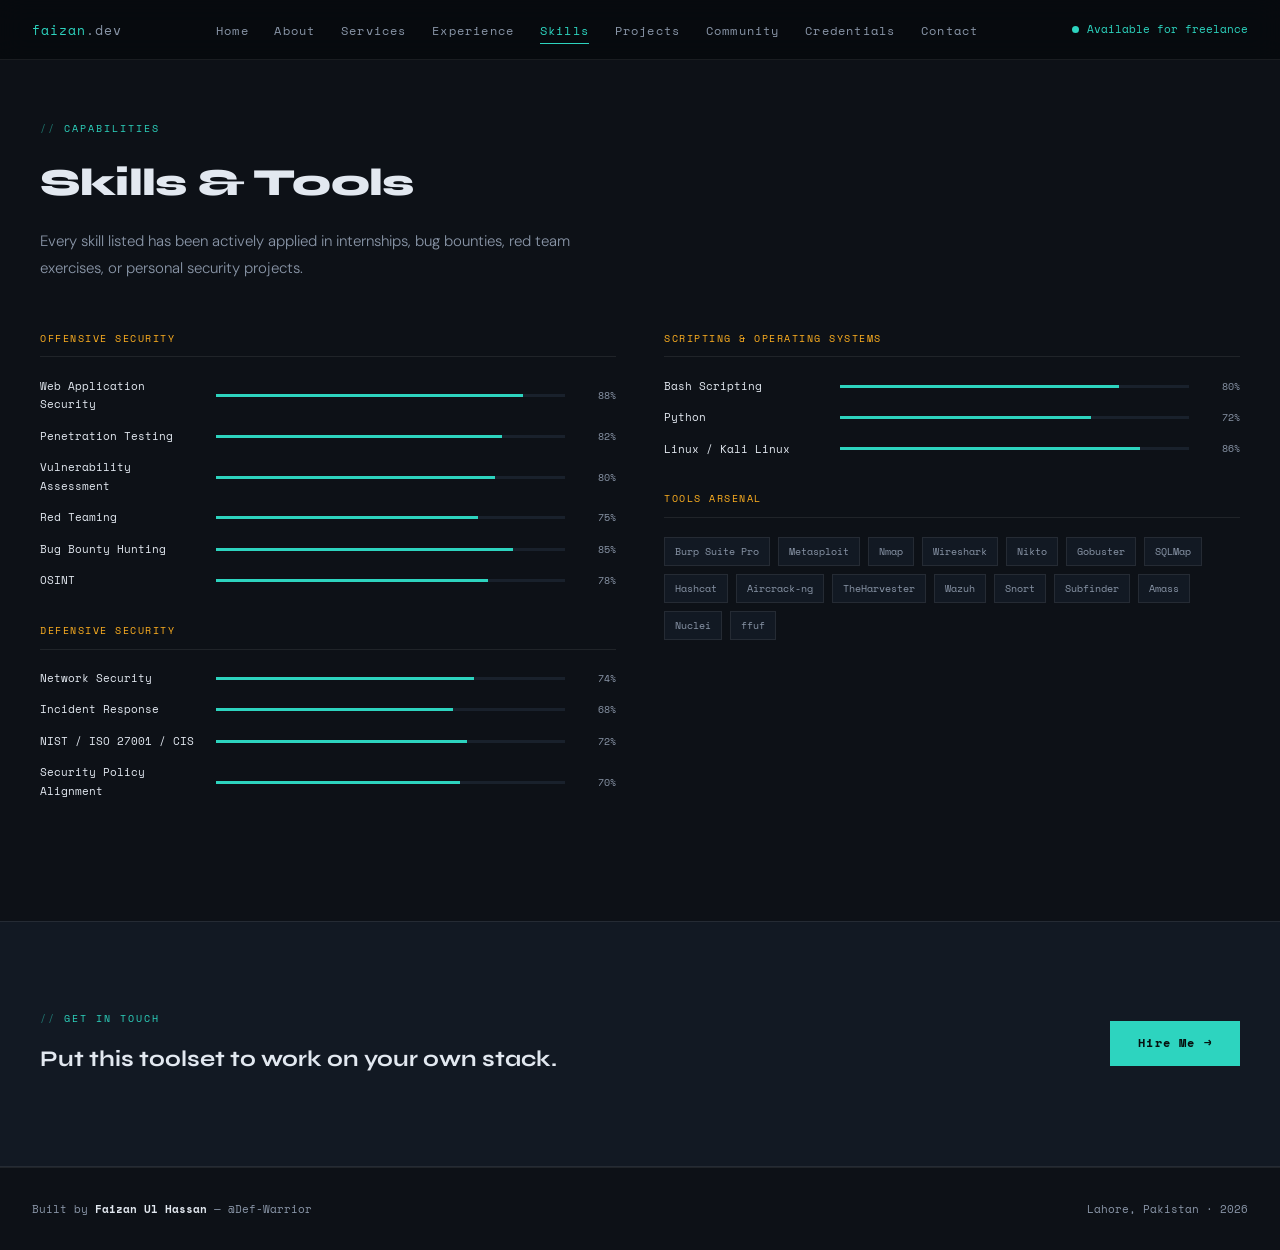
<file: skills.html>
<!DOCTYPE html>
<html lang="en">
<head>
<meta charset="UTF-8">
<meta name="viewport" content="width=device-width, initial-scale=1.0">
<title>Skills &amp; Tools | Faizan Ul Hassan — Offensive Security Researcher</title>
<meta name="description" content="Skills and tools used by Faizan Ul Hassan: offensive and defensive security, scripting, and his penetration testing tool arsenal.">
<link rel="preconnect" href="https://fonts.googleapis.com">
<link href="https://fonts.googleapis.com/css2?family=Space+Mono:ital,wght@0,400;0,700;1,400&family=Syne:wght@400;600;700;800&family=DM+Sans:ital,opsz,wght@0,9..40,300;0,9..40,400;0,9..40,500;1,9..40,300&display=swap" rel="stylesheet">
<link rel="stylesheet" href="styles.css">
</head>
<body>

<!-- MOBILE MENU -->
<div class="mobile-menu" id="mobileMenu">
  <a href="index.html" onclick="closeMenu()">Home</a>
  <a href="about.html" onclick="closeMenu()">About</a>
  <a href="services.html" onclick="closeMenu()">Services</a>
  <a href="experience.html" onclick="closeMenu()">Experience</a>
  <a href="skills.html" onclick="closeMenu()" class="active">Skills</a>
  <a href="projects.html" onclick="closeMenu()">Projects</a>
  <a href="community.html" onclick="closeMenu()">Community</a>
  <a href="credentials.html" onclick="closeMenu()">Credentials</a>
  <a href="contact.html" onclick="closeMenu()">Contact</a>
  <span class="m-close">// tap anywhere to close</span>
</div>

<!-- NAV -->
<nav>
  <a href="index.html" class="nav-logo">faizan<span>.dev</span></a>
  <ul class="nav-links">
    <li><a href="index.html">Home</a></li>
    <li><a href="about.html">About</a></li>
    <li><a href="services.html">Services</a></li>
    <li><a href="experience.html">Experience</a></li>
    <li><a href="skills.html" class="active">Skills</a></li>
    <li><a href="projects.html">Projects</a></li>
    <li><a href="community.html">Community</a></li>
    <li><a href="credentials.html">Credentials</a></li>
    <li><a href="contact.html">Contact</a></li>
  </ul>
  <div class="nav-right">
    <div class="nav-status"><div class="pulse"></div> Available for freelance</div>
    <button class="hamburger" id="hamburger" aria-label="Menu">
      <span></span><span></span><span></span>
    </button>
  </div>
</nav>

<!-- SKILLS -->
<section id="skills" class="lead-section">
  <div class="section-inner">
    <div class="section-tag reveal">capabilities</div>
    <h2 class="section-title reveal">Skills &amp; Tools</h2>
    <p class="section-sub reveal">Every skill listed has been actively applied in internships, bug bounties, red team exercises, or personal security projects.</p>
    <div class="skills-layout">
      <div class="reveal">
        <div class="skill-group">
          <div class="skill-group-title">Offensive Security</div>
          <div class="skill-row"><span class="skill-name">Web Application Security</span><div class="skill-bar-wrap"><div class="skill-bar" style="--target-width:88%"></div></div><span class="skill-pct">88%</span></div>
          <div class="skill-row"><span class="skill-name">Penetration Testing</span><div class="skill-bar-wrap"><div class="skill-bar" style="--target-width:82%"></div></div><span class="skill-pct">82%</span></div>
          <div class="skill-row"><span class="skill-name">Vulnerability Assessment</span><div class="skill-bar-wrap"><div class="skill-bar" style="--target-width:80%"></div></div><span class="skill-pct">80%</span></div>
          <div class="skill-row"><span class="skill-name">Red Teaming</span><div class="skill-bar-wrap"><div class="skill-bar" style="--target-width:75%"></div></div><span class="skill-pct">75%</span></div>
          <div class="skill-row"><span class="skill-name">Bug Bounty Hunting</span><div class="skill-bar-wrap"><div class="skill-bar" style="--target-width:85%"></div></div><span class="skill-pct">85%</span></div>
          <div class="skill-row"><span class="skill-name">OSINT</span><div class="skill-bar-wrap"><div class="skill-bar" style="--target-width:78%"></div></div><span class="skill-pct">78%</span></div>
        </div>
        <div class="skill-group">
          <div class="skill-group-title">Defensive Security</div>
          <div class="skill-row"><span class="skill-name">Network Security</span><div class="skill-bar-wrap"><div class="skill-bar" style="--target-width:74%"></div></div><span class="skill-pct">74%</span></div>
          <div class="skill-row"><span class="skill-name">Incident Response</span><div class="skill-bar-wrap"><div class="skill-bar" style="--target-width:68%"></div></div><span class="skill-pct">68%</span></div>
          <div class="skill-row"><span class="skill-name">NIST / ISO 27001 / CIS</span><div class="skill-bar-wrap"><div class="skill-bar" style="--target-width:72%"></div></div><span class="skill-pct">72%</span></div>
          <div class="skill-row"><span class="skill-name">Security Policy Alignment</span><div class="skill-bar-wrap"><div class="skill-bar" style="--target-width:70%"></div></div><span class="skill-pct">70%</span></div>
        </div>
      </div>
      <div class="reveal">
        <div class="skill-group">
          <div class="skill-group-title">Scripting &amp; Operating Systems</div>
          <div class="skill-row"><span class="skill-name">Bash Scripting</span><div class="skill-bar-wrap"><div class="skill-bar" style="--target-width:80%"></div></div><span class="skill-pct">80%</span></div>
          <div class="skill-row"><span class="skill-name">Python</span><div class="skill-bar-wrap"><div class="skill-bar" style="--target-width:72%"></div></div><span class="skill-pct">72%</span></div>
          <div class="skill-row"><span class="skill-name">Linux / Kali Linux</span><div class="skill-bar-wrap"><div class="skill-bar" style="--target-width:86%"></div></div><span class="skill-pct">86%</span></div>
        </div>
        <div class="skill-group">
          <div class="skill-group-title">Tools Arsenal</div>
          <div class="tools-grid">
            <span class="tool-chip">Burp Suite Pro</span>
            <span class="tool-chip">Metasploit</span>
            <span class="tool-chip">Nmap</span>
            <span class="tool-chip">Wireshark</span>
            <span class="tool-chip">Nikto</span>
            <span class="tool-chip">Gobuster</span>
            <span class="tool-chip">SQLMap</span>
            <span class="tool-chip">Hashcat</span>
            <span class="tool-chip">Aircrack-ng</span>
            <span class="tool-chip">TheHarvester</span>
            <span class="tool-chip">Wazuh</span>
            <span class="tool-chip">Snort</span>
            <span class="tool-chip">Subfinder</span>
            <span class="tool-chip">Amass</span>
            <span class="tool-chip">Nuclei</span>
            <span class="tool-chip">ffuf</span>
          </div>
        </div>
      </div>
    </div>
  </div>
</section>

<!-- PAGE CTA -->
<section class="page-cta">
  <div class="section-inner page-cta-inner reveal">
    <div>
      <div class="section-tag">get in touch</div>
      <h2 class="cta-title">Put this toolset to work on your own stack.</h2>
    </div>
    <a href="contact.html" class="btn-primary">Hire Me →</a>
  </div>
</section>

<!-- FOOTER -->
<footer>
  <div class="footer-left">Built by <span>Faizan Ul Hassan</span> — @Def-Warrior</div>
  <div class="footer-right">Lahore, Pakistan · 2026</div>
</footer>

<script src="script.js"></script>
</body>
</html>
</file>
<file: styles.css>
*,*::before,*::after{box-sizing:border-box;margin:0;padding:0}
:root{
  --bg:#070a0f;
  --surface:#0d1117;
  --surface2:#121923;
  --surface3:#19212c;
  --border:rgba(255,255,255,0.08);
  --accent:#2dd4bf;
  --accent2:rgba(45,212,191,0.14);
  --accent3:rgba(45,212,191,0.07);
  --text:#e2e8f0;
  --muted:#8a96a8;
  --dim:#39414f;
  --amber:#ffb020;
  --red:#ff4d6a;
  --cyan:#38bdf8;
  --font-display:'Syne',sans-serif;
  --font-mono:'Space Mono',monospace;
  --font-body:'DM Sans',sans-serif;
}
html{scroll-behavior:smooth}
body{background:var(--bg);color:var(--text);font-family:var(--font-body);font-size:16px;line-height:1.7;overflow-x:hidden}
::-webkit-scrollbar{width:3px}
::-webkit-scrollbar-track{background:var(--surface)}
::-webkit-scrollbar-thumb{background:var(--accent);border-radius:2px}

/* NAV */
nav{position:fixed;top:0;left:0;right:0;z-index:100;padding:1.2rem 3rem;display:flex;align-items:center;justify-content:space-between;background:rgba(7,10,15,0.92);backdrop-filter:blur(12px);border-bottom:1px solid var(--border);transition:background 0.2s}
.nav-logo{font-family:var(--font-mono);font-size:13px;color:var(--accent);letter-spacing:0.08em;flex-shrink:0;text-decoration:none}
.nav-logo span{color:var(--muted)}
.nav-links{display:flex;gap:1.6rem;list-style:none}
.nav-links a{position:relative;font-family:var(--font-mono);font-size:12px;color:var(--muted);text-decoration:none;letter-spacing:0.1em;transition:color 0.2s;padding-bottom:2px}
.nav-links a::after{content:'';position:absolute;left:0;bottom:-3px;width:0;height:1px;background:var(--accent);transition:width 0.25s ease}
.nav-links a:hover{color:var(--accent)}
.nav-links a:hover::after{width:100%}
.nav-links a.active{color:var(--accent)}
.nav-links a.active::after{width:100%}
.nav-right{display:flex;align-items:center;gap:1.5rem}
.nav-status{display:flex;align-items:center;gap:0.5rem;font-family:var(--font-mono);font-size:11px;color:var(--accent)}
.pulse{width:7px;height:7px;border-radius:50%;background:var(--accent);animation:pulse 2s ease-in-out infinite;flex-shrink:0}
@keyframes pulse{0%,100%{opacity:1;box-shadow:0 0 0 0 rgba(45,212,191,0.4)}50%{opacity:0.7;box-shadow:0 0 0 6px rgba(45,212,191,0)}}

/* HAMBURGER */
.hamburger{display:none;flex-direction:column;gap:5px;cursor:pointer;padding:4px;background:none;border:none}
.hamburger span{display:block;width:22px;height:2px;background:var(--accent);transition:all 0.3s}
.hamburger.open span:nth-child(1){transform:rotate(45deg) translate(5px,5px)}
.hamburger.open span:nth-child(2){opacity:0}
.hamburger.open span:nth-child(3){transform:rotate(-45deg) translate(5px,-5px)}
.mobile-menu{display:none;position:fixed;top:0;left:0;right:0;bottom:0;background:rgba(7,10,15,0.97);z-index:99;flex-direction:column;align-items:center;justify-content:center;gap:2.2rem}
.mobile-menu.open{display:flex}
.mobile-menu a{position:relative;font-family:var(--font-mono);font-size:17px;color:var(--muted);text-decoration:none;letter-spacing:0.15em;transition:color 0.2s}
.mobile-menu a:hover,.mobile-menu a.active{color:var(--accent)}
.mobile-menu .m-close{font-size:12px;color:var(--dim);margin-top:2rem;letter-spacing:0.1em}

/* HERO */
#hero{min-height:100vh;display:flex;align-items:center;padding:7rem 3rem 4rem;position:relative;overflow:hidden}
.hero-grid{display:grid;grid-template-columns:1fr 420px;gap:4rem;align-items:center;max-width:1200px;margin:0 auto;width:100%}
.hero-terminal{font-family:var(--font-mono);font-size:12px;color:var(--muted);margin-bottom:1.5rem;line-height:2}
.hero-terminal .t-accent{color:var(--accent)}
.hero-terminal .t-amber{color:var(--amber)}
.hero-name{font-family:var(--font-display);font-size:clamp(2.6rem,5vw,4.5rem);font-weight:800;line-height:1.05;letter-spacing:-0.02em;margin-bottom:0.8rem}
.hero-name .name-accent{color:var(--accent)}
.hero-title{font-family:var(--font-mono);font-size:13px;color:var(--amber);letter-spacing:0.12em;margin-bottom:1.5rem;text-transform:uppercase}
.hero-desc{font-size:16px;color:var(--muted);max-width:500px;line-height:1.8;margin-bottom:2.5rem;font-weight:300}
.hero-badges{display:flex;flex-wrap:wrap;gap:0.6rem;margin-bottom:2.5rem}
.badge{font-family:var(--font-mono);font-size:10px;padding:4px 12px;border:1px solid var(--border);border-radius:2px;color:var(--muted);letter-spacing:0.08em;transition:border-color 0.2s,color 0.2s}
.badge.active{border-color:rgba(45,212,191,0.3);color:var(--accent);background:var(--accent3)}
.hero-cta{display:flex;gap:1rem;flex-wrap:wrap}
.btn-primary{font-family:var(--font-mono);font-size:12px;padding:12px 28px;background:var(--accent);color:#06100e;border:none;cursor:pointer;letter-spacing:0.1em;font-weight:700;transition:all 0.2s;text-decoration:none;display:inline-flex;align-items:center;justify-content:center}
.btn-primary:hover{background:#4fe3d1;transform:translateY(-2px)}
.btn-outline{font-family:var(--font-mono);font-size:12px;padding:12px 28px;background:transparent;color:var(--accent);border:1px solid rgba(45,212,191,0.3);cursor:pointer;letter-spacing:0.1em;transition:all 0.2s;text-decoration:none;display:inline-flex;align-items:center;justify-content:center}
.btn-outline:hover{background:var(--accent3);border-color:var(--accent);transform:translateY(-2px)}

/* PHOTO CARD */
.hero-photo-wrap{position:relative}
.hero-photo-frame{position:relative;border:1px solid rgba(45,212,191,0.15);overflow:hidden}
.hero-photo-frame img{width:100%;height:auto;min-height:500px;object-fit:contain;object-position:center top;display:block;filter:grayscale(15%) contrast(1.05);background:var(--surface2)}
.photo-overlay{position:absolute;inset:0;background:linear-gradient(to bottom,transparent 60%,rgba(7,10,15,0.8))}
.photo-tag{position:absolute;bottom:16px;left:16px;font-family:var(--font-mono);font-size:10px;color:var(--accent);background:rgba(7,10,15,0.85);padding:6px 12px;border:1px solid rgba(45,212,191,0.2)}
.photo-corner{position:absolute;width:16px;height:16px;border-color:var(--accent);border-style:solid;opacity:0.4}
.pc-tl{top:8px;left:8px;border-width:1px 0 0 1px}
.pc-tr{top:8px;right:8px;border-width:1px 1px 0 0}
.pc-bl{bottom:8px;left:8px;border-width:0 0 1px 1px}
.pc-br{bottom:8px;right:8px;border-width:0 1px 1px 0}

/* SCAN LINE */
.hero-bg{position:absolute;inset:0;pointer-events:none;overflow:hidden;z-index:0}
.hero-bg::before{content:'';position:absolute;top:0;left:0;right:0;bottom:0;background:repeating-linear-gradient(0deg,transparent,transparent 2px,rgba(45,212,191,0.012) 2px,rgba(45,212,191,0.012) 4px)}
.hero-content{position:relative;z-index:1}

/* STATS */
.stats-bar{background:var(--surface);border-top:1px solid var(--border);border-bottom:1px solid var(--border);padding:1.8rem 3rem}
.stats-inner{max-width:1200px;margin:0 auto;display:grid;grid-template-columns:repeat(4,1fr);gap:2rem}
.stat-item{text-align:center;position:relative}
.stat-item:not(:last-child)::after{content:'';position:absolute;right:0;top:10%;height:80%;width:1px;background:var(--border)}
.stat-num{font-family:var(--font-display);font-size:2.2rem;font-weight:800;color:var(--accent);line-height:1}
.stat-label{font-family:var(--font-mono);font-size:10px;color:var(--muted);letter-spacing:0.1em;text-transform:uppercase;margin-top:4px}

/* SECTIONS */
section{padding:6rem 3rem}
.section-inner{max-width:1200px;margin:0 auto}
.section-tag{font-family:var(--font-mono);font-size:10px;color:var(--accent);letter-spacing:0.2em;text-transform:uppercase;margin-bottom:0.8rem;display:flex;align-items:center;gap:0.5rem}
.section-tag::before{content:'//';opacity:0.5}
.section-title{font-family:var(--font-display);font-size:clamp(1.8rem,3vw,2.6rem);font-weight:800;letter-spacing:-0.02em;margin-bottom:0.8rem}
.section-sub{font-size:15px;color:var(--muted);max-width:560px;line-height:1.8;margin-bottom:3rem;font-weight:300}

/* Lead section = first section on a sub-page, needs extra clearance under the fixed nav */
.lead-section{padding-top:8rem}

/* ABOUT */
#about{background:var(--surface)}
.about-grid{display:grid;grid-template-columns:1fr 1fr;gap:4rem;align-items:start}
.about-text p{color:var(--muted);font-size:15px;line-height:1.9;margin-bottom:1.2rem;font-weight:300}
.about-text p strong{color:var(--text);font-weight:500}
.about-info{display:grid;grid-template-columns:1fr 1fr;gap:1rem;margin-top:2rem}
.info-item{background:var(--surface2);border:1px solid var(--border);padding:1rem 1.2rem;transition:border-color 0.2s}
.info-item:hover{border-color:rgba(45,212,191,0.25)}
.info-label{font-family:var(--font-mono);font-size:9px;color:var(--muted);letter-spacing:0.15em;text-transform:uppercase;margin-bottom:4px}
.info-val{font-size:13px;color:var(--text);font-weight:500;line-height:1.5}
.about-photo{position:relative}
.about-photo img{width:100%;height:auto;object-fit:contain;object-position:center top;filter:grayscale(15%) contrast(1.08);border:1px solid rgba(45,212,191,0.1);background:var(--surface2);display:block}
.about-photo-label{font-family:var(--font-mono);font-size:10px;color:var(--muted);margin-top:0.8rem;padding-top:0.8rem;border-top:1px solid var(--border);display:flex;justify-content:space-between}
.about-photo-label span{color:var(--accent)}

/* EXPERIENCE */
#experience{background:var(--bg)}
.exp-list{display:flex;flex-direction:column;gap:0}
.exp-item{display:grid;grid-template-columns:180px 1fr;gap:2rem;padding:2rem 0;border-bottom:1px solid var(--border);position:relative}
.exp-item:first-child{border-top:1px solid var(--border)}
.exp-meta{padding-top:4px}
.exp-period{font-family:var(--font-mono);font-size:10px;color:var(--accent);letter-spacing:0.06em;margin-bottom:6px}
.exp-company{font-family:var(--font-mono);font-size:11px;color:var(--muted);letter-spacing:0.06em}
.exp-loc{font-family:var(--font-mono);font-size:10px;color:var(--dim);margin-top:4px}
.exp-dot{position:absolute;left:175px;top:30px;width:8px;height:8px;border-radius:50%;background:var(--surface3);border:1px solid var(--dim)}
.exp-item.current .exp-dot{background:var(--accent);border-color:var(--accent);box-shadow:0 0 8px rgba(45,212,191,0.4)}
.exp-content{padding-left:1rem;border-left:1px solid var(--border)}
.exp-role{font-family:var(--font-display);font-size:17px;font-weight:700;margin-bottom:8px}
.exp-tags{display:flex;flex-wrap:wrap;gap:0.4rem;margin-bottom:1rem}
.exp-tag{font-family:var(--font-mono);font-size:9px;padding:3px 8px;border:1px solid var(--border);color:var(--muted);border-radius:1px}
.exp-desc{list-style:none;display:flex;flex-direction:column;gap:6px}
.exp-desc li{font-size:14px;color:var(--muted);padding-left:1.2rem;position:relative;font-weight:300;line-height:1.7}
.exp-desc li::before{content:'›';position:absolute;left:0;color:var(--accent);font-weight:700}

/* SKILLS */
#skills{background:var(--surface)}
.skills-layout{display:grid;grid-template-columns:1fr 1fr;gap:3rem}
.skill-group{margin-bottom:2rem}
.skill-group-title{font-family:var(--font-mono);font-size:10px;color:var(--amber);letter-spacing:0.15em;text-transform:uppercase;margin-bottom:1.2rem;padding-bottom:0.6rem;border-bottom:1px solid var(--border)}
.skill-row{display:flex;align-items:center;gap:1rem;margin-bottom:0.8rem}
.skill-name{font-family:var(--font-mono);font-size:11px;color:var(--text);width:160px;flex-shrink:0}
.skill-bar-wrap{flex:1;height:3px;background:var(--surface3);overflow:hidden}
.skill-bar{height:100%;background:var(--accent);transition:width 1.1s cubic-bezier(.2,.7,.3,1);width:0}
.skill-bar.filled{width:var(--target-width)}
.skill-pct{font-family:var(--font-mono);font-size:10px;color:var(--muted);width:35px;text-align:right}
.tools-grid{display:flex;flex-wrap:wrap;gap:0.5rem;margin-top:1rem}
.tool-chip{font-family:var(--font-mono);font-size:10px;padding:5px 10px;background:var(--surface2);border:1px solid var(--border);color:var(--muted);transition:all 0.2s}
.tool-chip:hover{border-color:rgba(45,212,191,0.3);color:var(--accent);background:var(--accent3);transform:translateY(-1px)}

/* PROJECTS */
#projects{background:var(--bg)}
.featured-badge{position:absolute;top:0;right:0;background:var(--amber);color:#1a1200;font-family:var(--font-mono);font-size:9px;padding:6px 12px;font-weight:700;letter-spacing:0.1em}
.project-grid{display:grid;grid-template-columns:repeat(2,1fr);gap:2rem;margin-bottom:4rem}
.project-card{background:var(--surface2);border:1px solid var(--border);padding:2.2rem;position:relative;transition:all 0.3s}
.project-card:hover{border-color:rgba(45,212,191,0.3);background:var(--surface3);transform:translateY(-3px)}
.project-num{font-family:var(--font-mono);font-size:10px;color:var(--muted);margin-bottom:0.6rem;letter-spacing:0.08em}
.project-title{font-family:var(--font-display);font-size:18px;font-weight:700;margin-bottom:1rem;line-height:1.3}
.project-desc{font-size:14px;color:var(--muted);line-height:1.8;margin-bottom:1.5rem;font-weight:300}
.project-tech{display:flex;flex-wrap:wrap;gap:0.5rem;margin-bottom:1.5rem}
.project-tech span{font-family:var(--font-mono);font-size:9px;padding:3px 8px;background:var(--surface3);border:1px solid var(--border);color:var(--muted);border-radius:1px}
.project-link{font-family:var(--font-mono);font-size:11px;color:var(--accent);text-decoration:none;letter-spacing:0.08em;display:inline-block;padding:6px 0;border-bottom:1px solid var(--accent);transition:all 0.2s}
.project-link:hover{padding-right:4px;padding-left:4px}
.hof-banner{background:var(--surface2);border:1px solid rgba(45,212,191,0.15);padding:2rem;display:flex;gap:1.5rem;align-items:flex-start;margin-top:3rem}
.hof-icon{font-family:var(--font-mono);font-size:24px;color:var(--amber);flex-shrink:0;line-height:1}
.hof-text h3{font-family:var(--font-display);font-size:16px;font-weight:700;margin-bottom:0.6rem;color:var(--text)}
.hof-text p{font-size:14px;color:var(--muted);line-height:1.7;font-weight:300}

/* EDUCATION */
#education{background:var(--surface)}
.edu-card{background:var(--surface2);border:1px solid var(--border);padding:2.5rem;display:grid;grid-template-columns:1fr auto;gap:2rem;align-items:start;margin-bottom:1.2rem;transition:all 0.2s}
.edu-card:hover{border-color:rgba(45,212,191,0.3)}
.edu-degree{font-family:var(--font-display);font-size:20px;font-weight:700;color:var(--text);margin-bottom:0.4rem}
.edu-inst{font-family:var(--font-mono);font-size:12px;color:var(--muted);letter-spacing:0.06em;margin-bottom:0.8rem}
.edu-detail{font-size:14px;color:var(--muted);font-weight:300;line-height:1.7}
.edu-meta{text-align:right}
.edu-period{font-family:var(--font-mono);font-size:10px;color:var(--accent);letter-spacing:0.06em;margin-bottom:0.5rem}
.edu-gpa{font-family:var(--font-display);font-size:2rem;font-weight:800;color:var(--accent);line-height:1}
.edu-gpa-label{font-family:var(--font-mono);font-size:9px;color:var(--muted);letter-spacing:0.1em;text-transform:uppercase;margin-top:3px}
.edu-tags{display:flex;flex-wrap:wrap;gap:0.4rem;margin-top:1rem}
.edu-tag{font-family:var(--font-mono);font-size:9px;padding:3px 8px;border:1px solid var(--border);color:var(--muted);border-radius:1px}

/* VOLUNTEERING */
#volunteering{background:var(--bg)}
.vol-list{display:grid;grid-template-columns:1fr 1fr;gap:1.5rem}
.vol-card{background:var(--surface2);border:1px solid var(--border);padding:1.8rem;transition:all 0.2s}
.vol-card:hover{border-color:rgba(45,212,191,0.3);background:var(--surface3)}
.vol-role{font-family:var(--font-display);font-size:15px;font-weight:700;color:var(--text);margin-bottom:4px}
.vol-org{font-family:var(--font-mono);font-size:10px;color:var(--accent);letter-spacing:0.06em;margin-bottom:4px}
.vol-period{font-family:var(--font-mono);font-size:9px;color:var(--dim);margin-bottom:1rem}
.vol-desc{font-size:13px;color:var(--muted);line-height:1.7;font-weight:300}

/* EVENTS & COMMUNITY */
#events{background:var(--surface)}
.event-card{background:var(--surface2);border:1px solid var(--border);padding:2.2rem;transition:all 0.2s}
.event-card:hover{border-color:rgba(45,212,191,0.3)}
.event-photos{display:grid;grid-template-columns:1fr 1fr;gap:1rem;margin-bottom:1.8rem}
.event-photo-frame{position:relative;border:1px solid rgba(45,212,191,0.15);overflow:hidden}
.event-photo-frame img{width:100%;height:260px;object-fit:cover;display:block;filter:grayscale(10%) contrast(1.05);transition:transform 0.4s}
.event-card:hover .event-photo-frame img{transform:scale(1.03)}
.event-photo-tag{position:absolute;bottom:0;left:0;right:0;font-family:var(--font-mono);font-size:10px;color:var(--accent);background:linear-gradient(to top,rgba(7,10,15,0.92),transparent);padding:20px 12px 8px}
.event-date{font-family:var(--font-mono);font-size:10px;color:var(--accent);letter-spacing:0.1em;margin-bottom:0.6rem}
.event-title{font-family:var(--font-display);font-size:20px;font-weight:700;color:var(--text);margin-bottom:0.5rem}
.event-org{font-family:var(--font-mono);font-size:11px;color:var(--amber);letter-spacing:0.04em;margin-bottom:1rem}
.event-desc{font-size:14px;color:var(--muted);line-height:1.8;font-weight:300}
.events-grid{display:grid;grid-template-columns:1fr 1fr;gap:1.5rem}
.events-grid .event-photo-frame img{height:220px}
.events-grid .event-title{font-size:18px}
@media(max-width:1024px){.events-grid{grid-template-columns:1fr}}

/* SERVICES */
#services{background:var(--bg)}
.services-grid{display:grid;grid-template-columns:repeat(3,1fr);gap:1.5rem}
.service-card{background:var(--surface2);border:1px solid var(--border);padding:1.8rem;transition:all 0.2s}
.service-card:hover{border-color:rgba(45,212,191,0.3);background:var(--surface3);transform:translateY(-3px)}
.service-num{font-family:var(--font-mono);font-size:10px;color:var(--accent);letter-spacing:0.08em;margin-bottom:0.6rem}
.service-title{font-family:var(--font-display);font-size:16px;font-weight:700;color:var(--text);margin-bottom:0.6rem}
.service-desc{font-size:13px;color:var(--muted);line-height:1.7;font-weight:300}
.services-note{font-family:var(--font-mono);font-size:11px;color:var(--muted);margin-top:2rem;padding-top:1.2rem;border-top:1px solid var(--border)}
.services-note span{color:var(--accent)}
.services-note a{color:var(--accent);text-decoration:none;border-bottom:1px solid rgba(45,212,191,0.4)}
@media(max-width:1024px){.services-grid{grid-template-columns:1fr 1fr}}
@media(max-width:600px){.services-grid{grid-template-columns:1fr}.service-card{padding:1.3rem}}
@media(max-width:768px){
  .event-photos{grid-template-columns:1fr;gap:0.8rem}
  .event-photo-frame img{height:220px}
  .event-card{padding:1.6rem}
}

/* CERTS */
#certs{background:var(--surface)}
.certs-grid{display:grid;grid-template-columns:repeat(auto-fit,minmax(320px,1fr));gap:1.2rem}
.cert-card{background:var(--surface2);border:1px solid var(--border);padding:1.5rem;display:flex;gap:1.2rem;transition:all 0.2s}
.cert-card:hover{border-color:rgba(45,212,191,0.3);background:var(--surface3)}
.cert-icon{width:50px;height:50px;background:var(--accent3);border:1px solid rgba(45,212,191,0.2);border-radius:2px;display:flex;align-items:center;justify-content:center;font-family:var(--font-mono);font-size:12px;color:var(--accent);font-weight:700;flex-shrink:0}
.cert-info{flex:1;min-width:0}
.cert-name{font-family:var(--font-display);font-size:13px;font-weight:700;color:var(--text);margin-bottom:4px}
.cert-issuer{font-family:var(--font-mono);font-size:10px;color:var(--muted);letter-spacing:0.06em}

/* DOCUMENTS */
#documents{background:var(--bg)}
.docs-grid{display:grid;grid-template-columns:repeat(auto-fit,minmax(280px,1fr));gap:1.5rem;margin-top:2rem}
.doc-card{background:var(--surface2);border:1px solid var(--border);padding:1.8rem;transition:all 0.3s;display:flex;flex-direction:column}
.doc-card:hover{border-color:rgba(45,212,191,0.3);background:var(--surface3)}
.doc-type{font-family:var(--font-mono);font-size:9px;color:var(--amber);letter-spacing:0.1em;margin-bottom:0.6rem;text-transform:uppercase}
.doc-title{font-family:var(--font-display);font-size:15px;font-weight:700;color:var(--text);margin-bottom:0.6rem}
.doc-meta{font-family:var(--font-mono);font-size:10px;color:var(--muted);margin-bottom:1.2rem;line-height:1.6;flex:1}
.doc-link{font-family:var(--font-mono);font-size:11px;color:var(--accent);text-decoration:none;letter-spacing:0.08em;display:inline-flex;align-items:center;gap:0.4rem;padding:8px 14px;border:1px solid rgba(45,212,191,0.3);transition:all 0.2s;align-self:flex-start}
.doc-link:hover{background:var(--accent3);border-color:var(--accent)}

/* CONTACT */
#contact{background:var(--surface)}
.contact-grid{display:grid;grid-template-columns:1fr 1fr;gap:4rem;align-items:start}
.contact-intro h2{margin-bottom:1.5rem}
.contact-intro p{font-size:15px;color:var(--muted);line-height:1.9;margin-bottom:1.2rem;font-weight:300}
.contact-links{display:flex;flex-direction:column;gap:0;margin-top:2rem}
.contact-link{display:grid;grid-template-columns:100px 1fr 20px;gap:1rem;align-items:center;padding:1rem 0;border-bottom:1px solid var(--border);text-decoration:none;color:inherit;transition:all 0.2s}
.contact-link:hover{padding-left:4px}
.contact-link:hover .cl-val{color:var(--accent)}
.cl-label{font-family:var(--font-mono);font-size:9px;color:var(--muted);letter-spacing:0.1em;text-transform:uppercase;font-weight:600}
.cl-val{font-size:14px;color:var(--text);font-weight:500;overflow:hidden;text-overflow:ellipsis;white-space:nowrap;transition:color 0.2s}
.cl-arrow{font-family:var(--font-mono);font-size:12px;color:var(--accent);opacity:0;transition:opacity 0.2s}
.contact-link:hover .cl-arrow{opacity:1}
.terminal-block{background:var(--bg);border:1px solid var(--border);font-family:var(--font-mono);font-size:11px;padding:1.2rem;max-height:420px;overflow-y:auto}
.terminal-header{display:flex;gap:0.6rem;align-items:center;margin-bottom:1rem;padding-bottom:0.8rem;border-bottom:1px solid var(--border)}
.t-dot{width:8px;height:8px;border-radius:50%;flex-shrink:0}
.t-dot.red{background:var(--red)}
.t-dot.amber{background:var(--amber)}
.t-dot.accent{background:var(--accent)}
.terminal-title{font-size:10px;color:var(--muted);margin-left:auto;letter-spacing:0.06em}
.t-line{color:var(--muted);line-height:1.65;word-break:break-word}
.t-key{color:var(--cyan)}
.t-val{color:var(--amber)}
.t-accent{color:var(--accent)}

/* PAGE CTA (new — consistent contact call-to-action on every sub-page) */
.page-cta{background:var(--surface2);border-top:1px solid var(--border);border-bottom:1px solid var(--border)}
.page-cta-inner{display:flex;align-items:center;justify-content:space-between;flex-wrap:wrap;gap:1.5rem}
.cta-title{font-family:var(--font-display);font-size:1.4rem;font-weight:700;margin-top:0.4rem;max-width:520px}

/* HOME — explore grid (new) */
.explore-grid{display:grid;grid-template-columns:repeat(3,1fr);gap:1.5rem}
.explore-card{background:var(--surface2);border:1px solid var(--border);padding:1.8rem;text-decoration:none;color:inherit;display:block;transition:all 0.25s}
.explore-card:hover{border-color:rgba(45,212,191,0.3);background:var(--surface3);transform:translateY(-3px)}
.explore-card-title{font-family:var(--font-display);font-size:16px;font-weight:700;color:var(--text);margin-bottom:0.5rem;display:flex;align-items:center;justify-content:space-between}
.explore-card-title .arrow{color:var(--accent);font-family:var(--font-mono);font-size:14px;transition:transform 0.2s}
.explore-card:hover .arrow{transform:translateX(3px)}
.explore-card-desc{font-size:13px;color:var(--muted);line-height:1.7;font-weight:300}
@media(max-width:1024px){.explore-grid{grid-template-columns:1fr 1fr}}
@media(max-width:600px){.explore-grid{grid-template-columns:1fr}}

/* SCROLL REVEAL (new, subtle) */
.reveal{opacity:0;transform:translateY(18px);transition:opacity 0.7s ease,transform 0.7s ease}
.reveal.visible{opacity:1;transform:translateY(0)}
.reveal-stagger .reveal:nth-child(1){transition-delay:0s}
.reveal-stagger .reveal:nth-child(2){transition-delay:0.08s}
.reveal-stagger .reveal:nth-child(3){transition-delay:0.16s}
.reveal-stagger .reveal:nth-child(4){transition-delay:0.24s}
.reveal-stagger .reveal:nth-child(5){transition-delay:0.32s}
.reveal-stagger .reveal:nth-child(6){transition-delay:0.4s}
@media(prefers-reduced-motion:reduce){
  .reveal{opacity:1;transform:none;transition:none}
  html{scroll-behavior:auto}
}

/* FOOTER */
footer{background:var(--surface);border-top:1px solid var(--border);padding:2rem 3rem;display:grid;grid-template-columns:1fr 1fr;gap:1rem;align-items:center;font-family:var(--font-mono);font-size:11px;color:var(--muted)}
footer span{color:var(--text);font-weight:600}
.footer-right{text-align:right}

/* ============================================
   RESPONSIVE BREAKPOINTS
   ============================================ */

/* Large Desktop */
@media(max-width:1440px){
  nav{padding:1rem 2rem}
  section{padding:5.5rem 2rem}
  .lead-section{padding-top:7.5rem}
  #hero{padding:6.5rem 2rem 3.5rem}
  .stats-bar{padding:1.8rem 2rem}
  footer{padding:2rem 2rem}
}

/* Desktop */
@media(max-width:1200px){
  nav{padding:1rem 1.8rem}
  section{padding:5rem 1.8rem}
  .lead-section{padding-top:7rem}
  #hero{padding:6rem 1.8rem 3rem}
  .hero-grid{gap:3rem;grid-template-columns:1fr 360px}
  .about-grid{gap:3rem}
  .stats-bar{padding:1.8rem 1.8rem}
  footer{padding:2rem 1.8rem}
  .nav-links{gap:1.1rem}
}

/* Tablet Landscape */
@media(max-width:1024px){
  nav{padding:1rem 1.5rem}
  .nav-links{gap:1rem}
  .nav-links a{font-size:10.5px}
  .nav-logo{font-size:12px}
  section{padding:4.5rem 1.5rem}
  .lead-section{padding-top:6.5rem}
  #hero{padding:5.5rem 1.5rem 3rem}
  .hero-grid{grid-template-columns:1fr}
  .hero-photo-wrap{display:none}
  .hero-name{font-size:clamp(2.2rem,4.5vw,3.8rem)}
  .hero-desc{max-width:640px}
  .stats-bar{padding:1.6rem 1.5rem}
  .about-grid{grid-template-columns:1fr}
  .project-grid{grid-template-columns:1fr;gap:1.5rem}
  .contact-grid{grid-template-columns:1fr;gap:3rem}
  .skills-layout{gap:2.5rem}
  .vol-list{grid-template-columns:1fr 1fr}
  footer{padding:1.8rem 1.5rem}
}

/* Tablet Portrait */
@media(max-width:768px){
  .nav-links{display:none}
  .nav-status{display:none}
  .hamburger{display:flex}
  nav{padding:1rem 1.2rem}
  .nav-logo{font-size:12px}

  #hero{padding:5rem 1.2rem 2.5rem;min-height:auto}
  .hero-name{font-size:clamp(2rem,5vw,3rem)}
  .hero-title{font-size:11px;letter-spacing:0.08em;margin-bottom:1.2rem}
  .hero-desc{font-size:14px;max-width:100%;margin-bottom:2rem}
  .hero-badges{gap:0.5rem;margin-bottom:2rem}
  .badge{font-size:9px;padding:3px 10px}
  .hero-cta{gap:0.8rem}
  .btn-primary,.btn-outline{font-size:11px;padding:11px 22px}
  .hero-terminal{font-size:11px;margin-bottom:1.2rem;line-height:1.9}

  section{padding:3.5rem 1.2rem}
  .lead-section{padding-top:6rem}
  .section-tag{font-size:9px}
  .section-title{font-size:clamp(1.4rem,3.5vw,2rem);margin-bottom:0.7rem}
  .section-sub{font-size:14px;margin-bottom:2rem;max-width:100%}

  .stats-bar{padding:1.4rem 1.2rem}
  .stats-inner{grid-template-columns:repeat(2,1fr);gap:1rem}
  .stat-num{font-size:1.9rem}
  .stat-label{font-size:9px}
  .stat-item:not(:last-child)::after{display:none}

  .about-text p{font-size:14px;margin-bottom:1rem}
  .about-info{grid-template-columns:1fr 1fr;gap:0.8rem;margin-top:1.5rem}
  .info-item{padding:0.9rem 1rem}
  .info-label{font-size:8px}
  .info-val{font-size:12px}
  .about-photo img{max-height:400px;object-fit:cover;object-position:top}
  .about-photo-label{font-size:9px}

  .exp-item{grid-template-columns:1fr;gap:0;padding:1.5rem 0}
  .exp-meta{padding-top:0;padding-bottom:0.8rem;border-bottom:1px solid var(--border);margin-bottom:1rem;display:flex;gap:1.5rem;align-items:baseline;flex-wrap:wrap}
  .exp-period{margin-bottom:0}
  .exp-loc{margin-top:0}
  .exp-dot{display:none}
  .exp-content{border-left:none;padding-left:0}
  .exp-role{font-size:16px;margin-bottom:7px}
  .exp-tag{font-size:8px;padding:2px 6px}
  .exp-desc li{font-size:13px;line-height:1.6}

  .skills-layout{grid-template-columns:1fr;gap:2rem}
  .skill-group{margin-bottom:1.5rem}
  .skill-group-title{font-size:9px;margin-bottom:1rem}
  .skill-name{font-size:10px;width:150px}
  .skill-pct{font-size:9px}
  .tool-chip{font-size:9px;padding:4px 8px}
  .tools-grid{gap:0.4rem}

  .project-grid{gap:1.5rem;margin-bottom:3rem}
  .project-card{padding:1.6rem}
  .project-title{font-size:16px;margin-bottom:0.8rem}
  .project-desc{font-size:13px;margin-bottom:1rem}
  .project-tech span{font-size:8px}
  .hof-banner{padding:1.5rem;gap:1.2rem;margin-top:2rem}
  .hof-icon{font-size:20px}
  .hof-text h3{font-size:15px}
  .hof-text p{font-size:13px}

  .edu-card{grid-template-columns:1fr;gap:1rem;padding:1.8rem}
  .edu-meta{text-align:left;display:flex;gap:1.5rem;align-items:baseline}
  .edu-gpa{font-size:1.8rem}
  .edu-degree{font-size:17px}
  .edu-inst{font-size:11px}
  .edu-detail{font-size:13px}

  .vol-list{grid-template-columns:1fr;gap:1.2rem}
  .vol-card{padding:1.5rem}
  .vol-role{font-size:14px}
  .vol-desc{font-size:12px}

  .certs-grid{grid-template-columns:repeat(auto-fit,minmax(260px,1fr));gap:1rem}
  .cert-card{padding:1.2rem;gap:1rem}
  .cert-icon{width:44px;height:44px;font-size:11px}
  .cert-name{font-size:12px}
  .cert-issuer{font-size:9px}

  .docs-grid{grid-template-columns:repeat(auto-fit,minmax(260px,1fr));gap:1.2rem;margin-top:1.5rem}
  .doc-card{padding:1.5rem}
  .doc-type{font-size:8px}
  .doc-title{font-size:14px}
  .doc-meta{font-size:9px;margin-bottom:1rem}
  .doc-link{font-size:10px;padding:7px 12px}

  .contact-grid{gap:2.5rem}
  .contact-intro p{font-size:14px}
  .contact-link{grid-template-columns:90px 1fr 18px;gap:0.8rem;padding:0.9rem 0}
  .cl-label{font-size:8px}
  .cl-val{font-size:13px;white-space:normal;word-break:break-all}
  .terminal-block{font-size:10px;padding:1rem;max-height:360px}
  .t-line{font-size:10px}

  .explore-grid{gap:1.2rem}
  .page-cta-inner{flex-direction:column;align-items:flex-start}

  footer{padding:1.5rem 1.2rem;grid-template-columns:1fr;gap:0.6rem}
  .footer-right{text-align:left;border-top:1px solid var(--border);padding-top:0.8rem;margin-top:0.6rem}
}

/* Mobile Landscape */
@media(max-width:900px) and (orientation:landscape){
  #hero{min-height:auto;padding:4.5rem 1.5rem 2rem}
  .hero-name{font-size:clamp(1.8rem,4vw,2.6rem)}
  .hero-desc{font-size:13px;margin-bottom:1.5rem}
  .hero-badges{margin-bottom:1.5rem}
  section{padding:2.5rem 1.5rem}
}

/* Large Mobile */
@media(max-width:600px){
  nav{padding:0.9rem 1rem}
  .nav-logo{font-size:11px}

  #hero{padding:4.5rem 1rem 2rem;min-height:auto}
  .hero-name{font-size:clamp(1.8rem,6vw,2.6rem);margin-bottom:0.7rem}
  .hero-title{font-size:10px;margin-bottom:1rem;letter-spacing:0.06em}
  .hero-terminal{font-size:10px;margin-bottom:1rem;line-height:1.8}
  .hero-desc{font-size:13px;margin-bottom:1.8rem;line-height:1.75}
  .hero-badges{gap:0.4rem;margin-bottom:1.8rem}
  .badge{font-size:8px;padding:3px 9px}
  .hero-cta{gap:0.7rem;flex-direction:column}
  .btn-primary,.btn-outline{width:100%;font-size:11px;padding:12px 20px}

  section{padding:3rem 1rem}
  .lead-section{padding-top:5.5rem}
  .section-title{font-size:clamp(1.3rem,4vw,1.8rem)}
  .section-sub{font-size:13px;margin-bottom:1.5rem}

  .stats-bar{padding:1.2rem 1rem}
  .stats-inner{grid-template-columns:repeat(2,1fr);gap:0.8rem}
  .stat-num{font-size:1.7rem}
  .stat-label{font-size:8px}

  .about-info{grid-template-columns:1fr}
  .about-photo img{max-height:350px}

  .exp-meta{gap:1rem}
  .exp-role{font-size:15px}
  .exp-desc li{font-size:12px}

  .skill-name{font-size:9px;width:130px}
  .skill-pct{font-size:8px;width:30px}
  .tool-chip{font-size:8px;padding:3px 7px}

  .project-card{padding:1.3rem}
  .project-title{font-size:14px}
  .project-desc{font-size:12px}
  .project-tech span{font-size:8px}
  .hof-banner{flex-direction:column;gap:0.8rem;padding:1.3rem}
  .hof-icon{font-size:18px}
  .hof-text h3{font-size:14px}
  .hof-text p{font-size:12px}

  .edu-card{padding:1.5rem}
  .edu-degree{font-size:15px}
  .edu-inst{font-size:10px}
  .edu-detail{font-size:12px}
  .edu-meta{flex-direction:column;gap:0.3rem}
  .edu-gpa{font-size:1.6rem}

  .vol-card{padding:1.3rem}
  .vol-role{font-size:13px}
  .vol-org{font-size:9px}
  .vol-period{font-size:8px}
  .vol-desc{font-size:12px;line-height:1.6}

  .certs-grid{grid-template-columns:1fr;gap:0.8rem}
  .cert-card{padding:1rem;gap:0.9rem}
  .cert-icon{width:42px;height:42px;font-size:10px}
  .cert-name{font-size:12px}
  .cert-issuer{font-size:8px}

  .docs-grid{grid-template-columns:1fr;gap:1rem;margin-top:1.2rem}
  .doc-card{padding:1.3rem}
  .doc-link{width:100%;justify-content:center}

  .contact-grid{gap:2rem}
  .contact-intro p{font-size:13px}
  .contact-links{margin-top:1.2rem}
  .contact-link{grid-template-columns:75px 1fr 14px;gap:0.6rem;padding:0.8rem 0}
  .cl-label{font-size:7px}
  .cl-val{font-size:12px}
  .terminal-block{font-size:9px;padding:0.9rem;max-height:300px}
  .t-line{font-size:9px;line-height:1.5}

  .cta-title{font-size:1.2rem}

  footer{padding:1.2rem 1rem}
  footer,.footer-right{font-size:10px}
}

/* Standard Mobile */
@media(max-width:480px){
  nav{padding:0.8rem 0.9rem}
  .nav-logo{font-size:10px}

  #hero{padding:4rem 0.9rem 1.8rem}
  .hero-name{font-size:clamp(1.6rem,7vw,2.2rem)}
  .hero-title{font-size:9px}
  .hero-terminal{font-size:9px;line-height:1.7}
  .hero-desc{font-size:12px;margin-bottom:1.5rem}
  .hero-badges{gap:0.3rem;margin-bottom:1.5rem}
  .badge{font-size:7px;padding:3px 7px}
  .btn-primary,.btn-outline{font-size:10px;padding:11px 16px}

  section{padding:2.5rem 0.9rem}
  .lead-section{padding-top:5rem}
  .section-title{font-size:clamp(1.2rem,4.5vw,1.6rem)}
  .section-sub{font-size:12px;margin-bottom:1.2rem}

  .stats-bar{padding:1rem 0.9rem}
  .stats-inner{gap:0.6rem}
  .stat-num{font-size:1.5rem}
  .stat-label{font-size:7px}

  .about-text p{font-size:13px}
  .info-item{padding:0.8rem 0.9rem}
  .info-label{font-size:7px}
  .info-val{font-size:11px}

  .exp-meta{gap:0.8rem}
  .exp-period{font-size:9px}
  .exp-company{font-size:9px}
  .exp-role{font-size:14px}
  .exp-tag{font-size:7px;padding:1px 5px}
  .exp-desc li{font-size:11px;padding-left:1rem}

  .skill-name{font-size:8px;width:115px}
  .skill-bar-wrap{height:2px}
  .tool-chip{font-size:7px;padding:3px 6px}

  .project-card{padding:1.1rem}
  .project-title{font-size:13px}
  .project-desc{font-size:11px}
  .project-tech span{font-size:7px;padding:2px 5px}

  .edu-card{padding:1.2rem}
  .edu-degree{font-size:14px}
  .edu-gpa{font-size:1.4rem}

  .vol-card{padding:1.1rem}

  .cert-card{padding:0.9rem;gap:0.8rem}
  .cert-icon{width:38px;height:38px;font-size:9px}
  .cert-name{font-size:11px}
  .cert-issuer{font-size:7px}

  .doc-card{padding:1.1rem}
  .doc-title{font-size:13px}
  .doc-meta{font-size:8px}
  .doc-link{font-size:9px;padding:7px 10px}

  .contact-link{grid-template-columns:65px 1fr 12px;gap:0.5rem;padding:0.7rem 0}
  .cl-val{font-size:11px}
  .terminal-block{font-size:8px;padding:0.8rem;max-height:260px}
  .t-line{font-size:8px}

  footer{padding:1rem 0.9rem}
  footer,.footer-right{font-size:9px}
}

/* Small Mobile */
@media(max-width:360px){
  nav{padding:0.7rem 0.8rem}
  .nav-logo{font-size:9px}

  #hero{padding:3.5rem 0.8rem 1.5rem}
  .hero-name{font-size:clamp(1.4rem,7vw,1.9rem);line-height:1.1}
  .hero-title{font-size:8px}
  .hero-terminal{font-size:8px;line-height:1.6;margin-bottom:0.8rem}
  .hero-desc{font-size:11px;margin-bottom:1.2rem}
  .badge{font-size:6px;padding:2px 6px}
  .btn-primary,.btn-outline{font-size:9px;padding:10px 12px}

  section{padding:2rem 0.8rem}
  .lead-section{padding-top:4.5rem}
  .section-title{font-size:clamp(1.1rem,4.5vw,1.4rem)}
  .section-sub{font-size:11px}

  .stats-bar{padding:0.9rem 0.8rem}
  .stat-num{font-size:1.3rem}
  .stat-label{font-size:6px}

  .about-text p{font-size:12px}
  .info-val{font-size:10px}
  .info-label{font-size:6px}

  .exp-role{font-size:13px}
  .exp-desc li{font-size:11px}

  .project-card{padding:1rem}
  .project-title{font-size:12px}
  .project-desc{font-size:11px}

  .edu-card{padding:1rem}
  .edu-degree{font-size:13px}

  .cert-card{padding:0.8rem;gap:0.6rem}
  .cert-icon{width:34px;height:34px;font-size:8px}
  .cert-name{font-size:10px}

  .doc-card{padding:1rem}
  .doc-title{font-size:12px}

  footer{padding:0.8rem}
  footer,.footer-right{font-size:8px}
}
</file>
